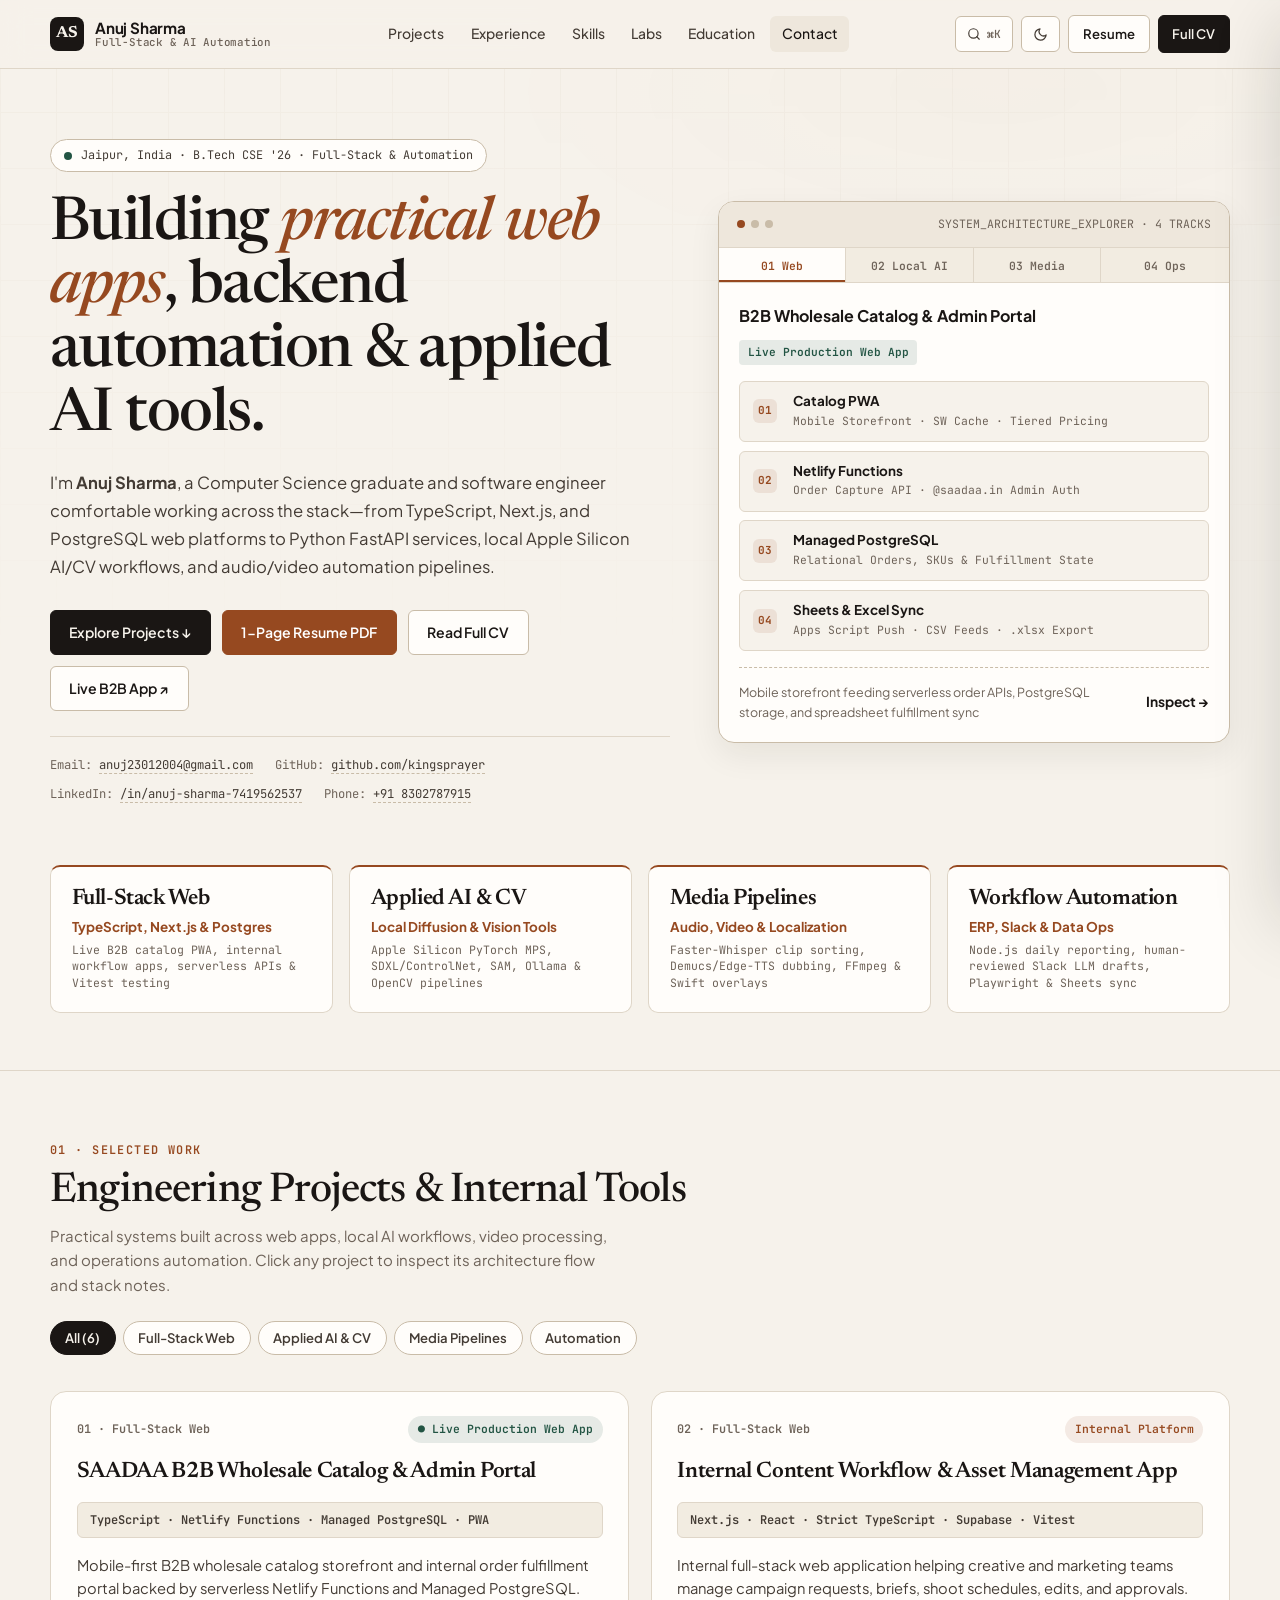
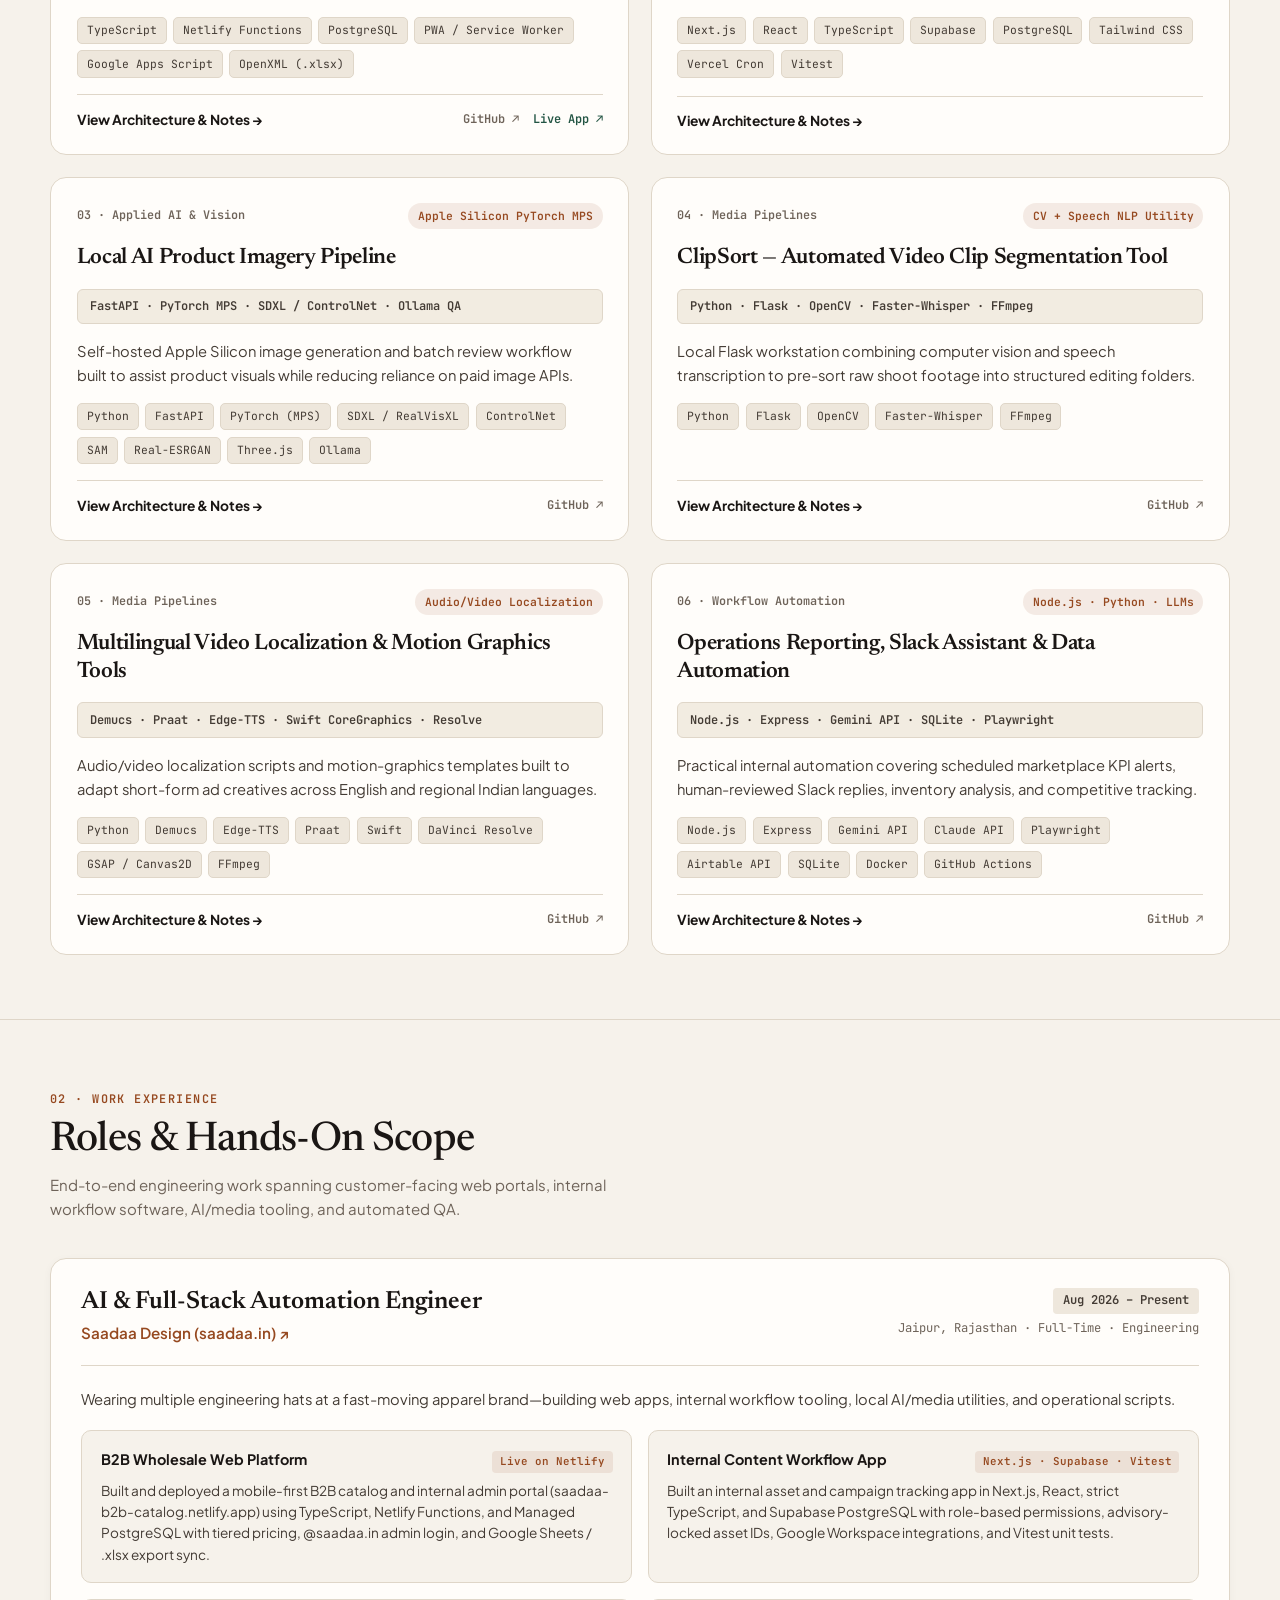
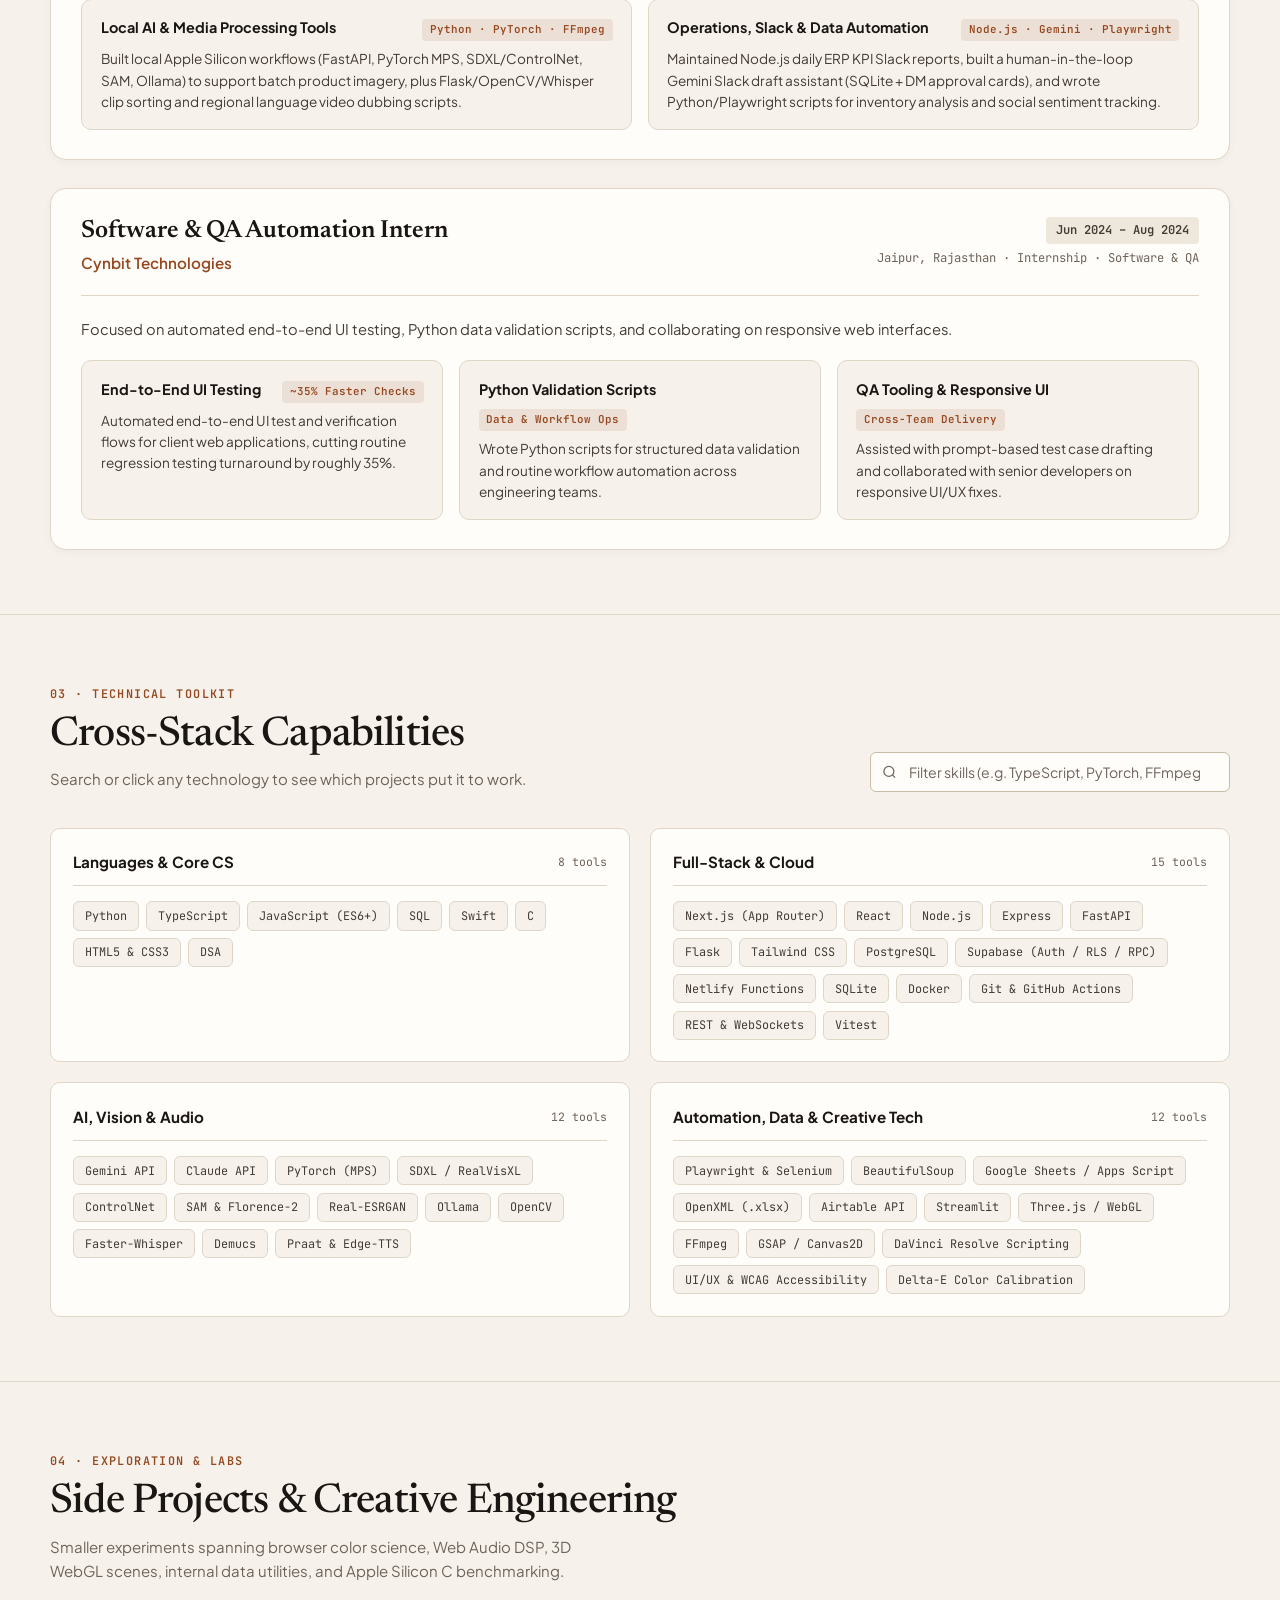
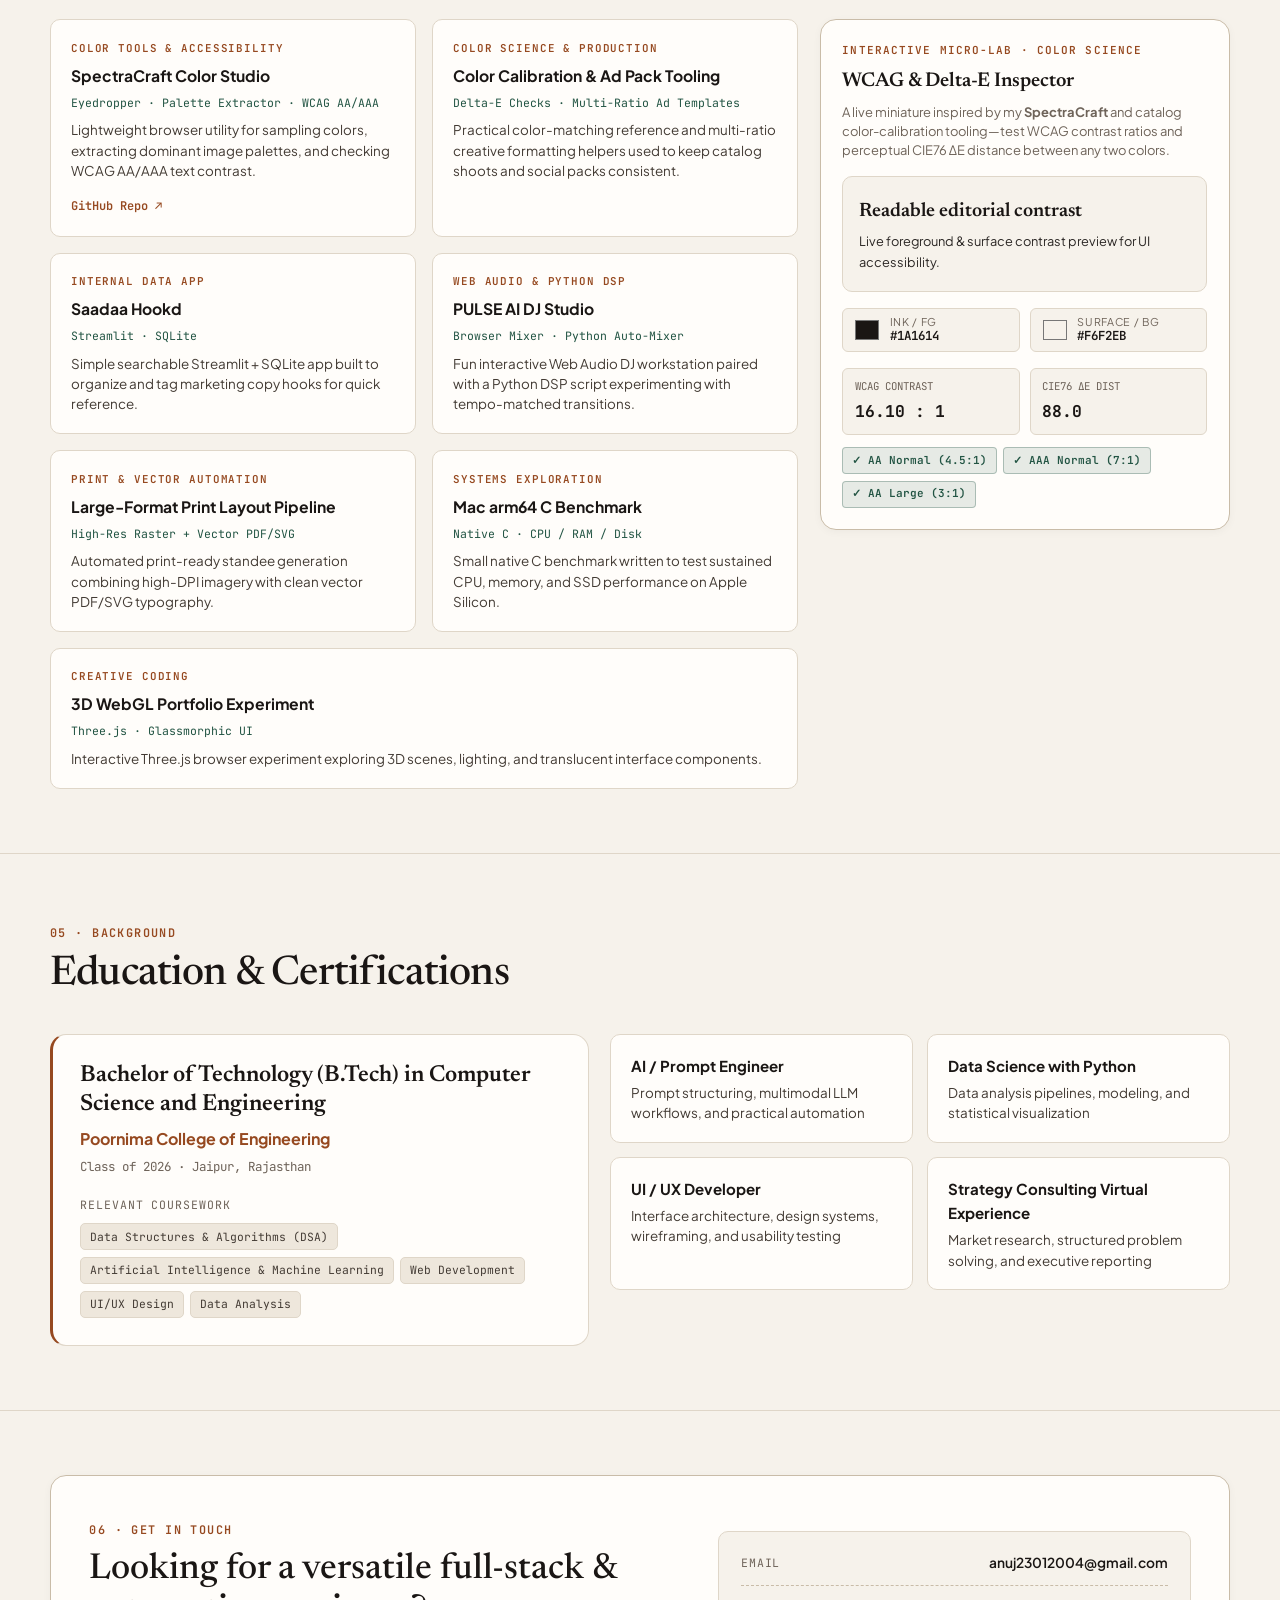
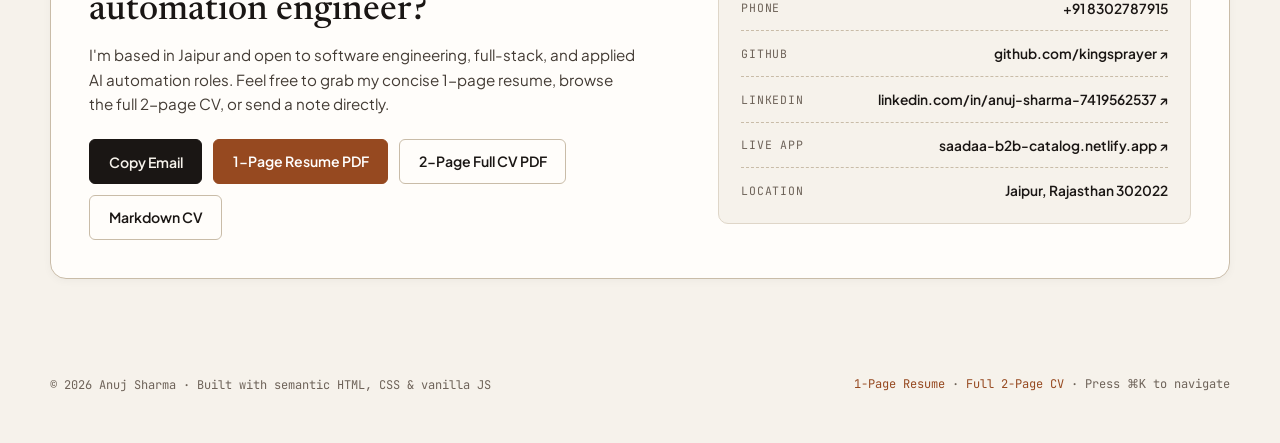
<file: index.html>
<!DOCTYPE html>
<html lang="en">
<head>
  <meta charset="UTF-8" />
  <meta name="viewport" content="width=device-width, initial-scale=1.0" />
  <title>Anuj Sharma — Full-Stack &amp; AI Automation Engineer</title>
  <meta
    name="description"
    content="Portfolio of Anuj Sharma — Full-Stack & AI Automation Engineer building modern web apps, Python automation, local AI/CV workflows, and media processing pipelines."
  />
  <meta property="og:title" content="Anuj Sharma — Full-Stack & AI Automation Engineer" />
  <meta
    property="og:description"
    content="Interactive portfolio, 1-page resume, and full CV showcasing full-stack web apps, Python automation, local AI/CV workflows, and media pipelines."
  />
  <meta property="og:type" content="website" />
  <meta property="og:url" content="https://kingsprayer.github.io/" />
  <meta name="twitter:card" content="summary" />
  <meta name="theme-color" content="#1a1614" />
  <link
    rel="icon"
    type="image/svg+xml"
    href="data:image/svg+xml,%3Csvg xmlns='http://www.w3.org/2000/svg' viewBox='0 0 64 64'%3E%3Crect width='64' height='64' rx='14' fill='%231a1614'/%3E%3Ctext x='50%25' y='54%25' dominant-baseline='middle' text-anchor='middle' font-family='Georgia,serif' font-size='28' font-weight='700' fill='%23f6f2eb'%3EAS%3C/text%3E%3C/svg%3E"
  />
  <link rel="preconnect" href="https://fonts.googleapis.com" />
  <link rel="preconnect" href="https://fonts.gstatic.com" crossorigin />
  <link
    href="https://fonts.googleapis.com/css2?family=JetBrains+Mono:wght@400;500;600;700&family=Newsreader:ital,opsz,wght@0,6..72,400;0,6..72,500;0,6..72,600;1,6..72,400;1,6..72,500&family=Plus+Jakarta+Sans:wght@400;500;600;700&display=swap"
    rel="stylesheet"
  />
  <link rel="stylesheet" href="assets/portfolio.css" />
  <script>
    (function () {
      try {
        var saved = localStorage.getItem("as-portfolio-theme");
        if (saved === "dark" || (!saved && window.matchMedia("(prefers-color-scheme: dark)").matches)) {
          document.documentElement.setAttribute("data-theme", "dark");
        }
      } catch (e) {}
    })();
  </script>
</head>
<body>
  <div class="page-backdrop">
    <!-- ====================================================================
         STICKY NAVIGATION
         ==================================================================== -->
    <header class="site-nav">
      <div class="nav-inner">
        <a href="#top" class="brand" aria-label="Anuj Sharma Home">
          <span class="brand-monogram" aria-hidden="true">AS</span>
          <span class="brand-meta">
            <span class="brand-name">Anuj Sharma</span>
            <span class="brand-sub">Full-Stack &amp; AI Automation</span>
          </span>
        </a>

        <nav aria-label="Primary navigation">
          <ul class="nav-links" id="navLinks">
            <li><a href="#projects">Projects</a></li>
            <li><a href="#experience">Experience</a></li>
            <li><a href="#skills">Skills</a></li>
            <li><a href="#labs">Labs</a></li>
            <li><a href="#education">Education</a></li>
            <li><a href="#contact">Contact</a></li>
          </ul>
        </nav>

        <div class="nav-actions">
          <button type="button" class="icon-btn" id="openCmdkBtn" title="Quick jump (⌘K / Ctrl+K)" aria-label="Open command palette">
            <svg width="14" height="14" viewBox="0 0 24 24" fill="none" stroke="currentColor" stroke-width="2" stroke-linecap="round" stroke-linejoin="round" aria-hidden="true">
              <circle cx="11" cy="11" r="8"></circle>
              <line x1="21" y1="21" x2="16.65" y2="16.65"></line>
            </svg>
            <span class="kbd-hint">⌘K</span>
          </button>

          <button type="button" class="icon-btn" id="themeToggleBtn" aria-label="Toggle dark mode" title="Switch light / dark theme">
            <svg id="themeIconSun" width="15" height="15" viewBox="0 0 24 24" fill="none" stroke="currentColor" stroke-width="2" stroke-linecap="round" stroke-linejoin="round" aria-hidden="true">
              <circle cx="12" cy="12" r="4"></circle>
              <path d="M12 2v2M12 20v2M4.93 4.93l1.41 1.41M17.66 17.66l1.41 1.41M2 12h2M20 12h2M6.34 17.66l-1.41 1.41M19.07 4.93l-1.41 1.41"></path>
            </svg>
          </button>

          <a href="resume.html" class="btn btn--outline btn--sm btn-cv-hide-xs">Resume</a>
          <a href="cv.html" class="btn btn--primary btn--sm">Full CV</a>

          <button type="button" class="icon-btn mobile-menu-btn" id="mobileMenuBtn" aria-label="Toggle navigation menu" aria-expanded="false">
            <svg width="16" height="16" viewBox="0 0 24 24" fill="none" stroke="currentColor" stroke-width="2" stroke-linecap="round" aria-hidden="true">
              <line x1="3" y1="6" x2="21" y2="6"></line>
              <line x1="3" y1="12" x2="21" y2="12"></line>
              <line x1="3" y1="18" x2="21" y2="18"></line>
            </svg>
          </button>
        </div>
      </div>
    </header>

    <main id="top">
      <!-- ==================================================================
           HERO + INTERACTIVE ARCHITECTURE BLUEPRINT
           ================================================================== -->
      <section class="hero">
        <div class="container">
          <div class="hero-grid">
            <div>
              <div class="status-pill">
                <span class="pulse-dot" aria-hidden="true"></span>
                <span>Jaipur, India · B.Tech CSE '26 · Full-Stack &amp; Automation</span>
              </div>

              <h1 class="hero-title">
                Building <em>practical web apps</em>, backend automation &amp; applied AI tools.
              </h1>

              <p class="hero-lead">
                I'm <strong>Anuj Sharma</strong>, a Computer Science graduate and software engineer comfortable working across the stack—from
                TypeScript, Next.js, and PostgreSQL web platforms to Python FastAPI services, local Apple Silicon AI/CV workflows,
                and audio/video automation pipelines.
              </p>

              <div class="hero-ctas">
                <a href="#projects" class="btn btn--primary">Explore Projects ↓</a>
                <a
                  href="Anuj_Sharma_Resume_2026.pdf"
                  target="_blank"
                  rel="noopener noreferrer"
                  class="btn btn--accent"
                >
                  1-Page Resume PDF
                </a>
                <a href="cv.html" class="btn btn--outline">Read Full CV</a>
                <a
                  href="https://saadaa-b2b-catalog.netlify.app"
                  target="_blank"
                  rel="noopener noreferrer"
                  class="btn btn--outline"
                >
                  Live B2B App ↗
                </a>
              </div>

              <div class="hero-meta-strip">
                <span>
                  Email:
                  <a href="mailto:anuj23012004@gmail.com" id="heroEmailCopy">anuj23012004@gmail.com</a>
                </span>
                <span>
                  GitHub:
                  <a href="https://github.com/kingsprayer" target="_blank" rel="noopener noreferrer">
                    github.com/kingsprayer
                  </a>
                </span>
                <span>
                  LinkedIn:
                  <a href="https://www.linkedin.com/in/anuj-sharma-7419562537" target="_blank" rel="noopener noreferrer">
                    /in/anuj-sharma-7419562537
                  </a>
                </span>
                <span>Phone: <a href="tel:+918302787915">+91 8302787915</a></span>
              </div>
            </div>

            <!-- Interactive Systems Blueprint Widget -->
            <aside class="blueprint-card" aria-label="Interactive architecture preview">
              <div class="blueprint-head">
                <div class="blueprint-dots" aria-hidden="true">
                  <span></span><span></span><span></span>
                </div>
                <span>SYSTEM_ARCHITECTURE_EXPLORER · 4 TRACKS</span>
              </div>

              <div class="blueprint-tabs" role="tablist" aria-label="Architecture domains" id="blueprintTabs">
                <button type="button" class="bp-tab is-active" role="tab" aria-selected="true" data-project-id="saadaa-b2b-catalog">
                  01 Web
                </button>
                <button type="button" class="bp-tab" role="tab" aria-selected="false" data-project-id="local-ai-photo-studio">
                  02 Local AI
                </button>
                <button type="button" class="bp-tab" role="tab" aria-selected="false" data-project-id="multilingual-dubbing">
                  03 Media
                </button>
                <button type="button" class="bp-tab" role="tab" aria-selected="false" data-project-id="ops-automation-suite">
                  04 Ops
                </button>
              </div>

              <div class="blueprint-body" id="blueprintBody">
                <!-- Populated dynamically from assets/data.js -->
              </div>
            </aside>
          </div>
        </div>
      </section>

      <!-- ==================================================================
           4 VERSATILITY PILLARS STRIP
           ================================================================== -->
      <section class="metrics-band" aria-label="Core engineering versatility">
        <div class="container">
          <div class="metrics-grid" id="pillarsGrid">
            <!-- Populated from assets/data.js -->
          </div>
        </div>
      </section>

      <!-- ==================================================================
           SELECTED ENGINEERING PROJECTS
           ================================================================== -->
      <section class="section" id="projects" aria-labelledby="projects-heading">
        <div class="container">
          <div class="section-head">
            <div>
              <p class="eyebrow">01 · Selected Work</p>
              <h2 class="section-title" id="projects-heading">Engineering Projects &amp; Internal Tools</h2>
              <p class="section-desc">
                Practical systems built across web apps, local AI workflows, video processing, and operations automation.
                Click any project to inspect its architecture flow and stack notes.
              </p>
            </div>

            <div class="filter-bar" role="tablist" aria-label="Filter projects by domain" id="projectFilters">
              <button type="button" class="filter-pill is-active" data-filter="all">All (6)</button>
              <button type="button" class="filter-pill" data-filter="fullstack">Full-Stack Web</button>
              <button type="button" class="filter-pill" data-filter="ai">Applied AI &amp; CV</button>
              <button type="button" class="filter-pill" data-filter="media">Media Pipelines</button>
              <button type="button" class="filter-pill" data-filter="ops">Automation</button>
            </div>
          </div>

          <div class="projects-grid" id="projectsGrid">
            <!-- Populated from assets/data.js -->
          </div>
        </div>
      </section>

      <!-- ==================================================================
           WORK EXPERIENCE
           ================================================================== -->
      <section class="section" id="experience" aria-labelledby="experience-heading">
        <div class="container">
          <div class="section-head">
            <div>
              <p class="eyebrow">02 · Work Experience</p>
              <h2 class="section-title" id="experience-heading">Roles &amp; Hands-On Scope</h2>
              <p class="section-desc">
                End-to-end engineering work spanning customer-facing web portals, internal workflow software, AI/media tooling,
                and automated QA.
              </p>
            </div>
          </div>

          <div class="exp-stack" id="experienceList">
            <!-- Populated from assets/data.js -->
          </div>
        </div>
      </section>

      <!-- ==================================================================
           INTERACTIVE CAPABILITY MATRIX (SKILLS)
           ================================================================== -->
      <section class="section" id="skills" aria-labelledby="skills-heading">
        <div class="container">
          <div class="section-head">
            <div>
              <p class="eyebrow">03 · Technical Toolkit</p>
              <h2 class="section-title" id="skills-heading">Cross-Stack Capabilities</h2>
              <p class="section-desc">
                Search or click any technology to see which projects put it to work.
              </p>
            </div>

            <div class="search-input-wrap">
              <svg class="search-icon" width="15" height="15" viewBox="0 0 24 24" fill="none" stroke="currentColor" stroke-width="2" aria-hidden="true">
                <circle cx="11" cy="11" r="8"></circle>
                <line x1="21" y1="21" x2="16.65" y2="16.65"></line>
              </svg>
              <input
                type="search"
                id="skillSearchInput"
                class="search-input"
                placeholder="Filter skills (e.g. TypeScript, PyTorch, FFmpeg)..."
                aria-label="Filter technical skills"
              />
            </div>
          </div>

          <div class="skill-match-banner" id="skillMatchBanner" role="status" aria-live="polite">
            <div id="skillMatchText"></div>
            <div class="skill-match-links" id="skillMatchLinks"></div>
          </div>

          <div class="skills-grid" id="skillsGrid">
            <!-- Populated from assets/data.js -->
          </div>
        </div>
      </section>

      <!-- ==================================================================
           SIDE PROJECTS & CREATIVE LABS + LIVE COLOR SCIENCE MICRO-LAB
           ================================================================== -->
      <section class="section" id="labs" aria-labelledby="labs-heading">
        <div class="container">
          <div class="section-head">
            <div>
              <p class="eyebrow">04 · Exploration &amp; Labs</p>
              <h2 class="section-title" id="labs-heading">Side Projects &amp; Creative Engineering</h2>
              <p class="section-desc">
                Smaller experiments spanning browser color science, Web Audio DSP, 3D WebGL scenes, internal data utilities,
                and Apple Silicon C benchmarking.
              </p>
            </div>
          </div>

          <div class="labs-layout">
            <div class="labs-grid" id="labsGrid">
              <!-- Populated from assets/data.js -->
            </div>

            <!-- Interactive Color Contrast & CIE76 Delta-E Micro-Lab -->
            <aside class="color-lab-widget" aria-label="Interactive WCAG contrast and Delta-E color checker">
              <p class="widget-kicker">Interactive Micro-Lab · Color Science</p>
              <h3 class="widget-title">WCAG &amp; Delta-E Inspector</h3>
              <p class="widget-sub">
                A live miniature inspired by my <strong>SpectraCraft</strong> and catalog color-calibration tooling—test WCAG
                contrast ratios and perceptual CIE76 ΔE distance between any two colors.
              </p>

              <div class="color-preview-stage" id="colorPreviewStage">
                <p class="color-preview-heading">Readable editorial contrast</p>
                <p class="color-preview-copy">Live foreground &amp; surface contrast preview for UI accessibility.</p>
              </div>

              <div class="color-pickers">
                <label class="picker-box">
                  <input type="color" id="fgColorPicker" value="#1a1614" aria-label="Foreground ink color" />
                  <span class="picker-meta">
                    <span class="picker-label">Ink / FG</span>
                    <span class="picker-hex" id="fgHexLabel">#1A1614</span>
                  </span>
                </label>

                <label class="picker-box">
                  <input type="color" id="bgColorPicker" value="#f6f2eb" aria-label="Background surface color" />
                  <span class="picker-meta">
                    <span class="picker-label">Surface / BG</span>
                    <span class="picker-hex" id="bgHexLabel">#F6F2EB</span>
                  </span>
                </label>
              </div>

              <div class="color-readouts">
                <div class="readout-tile">
                  <div class="readout-label">WCAG Contrast</div>
                  <div class="readout-val" id="contrastRatioVal">16.3 : 1</div>
                </div>
                <div class="readout-tile">
                  <div class="readout-label">CIE76 ΔE Dist</div>
                  <div class="readout-val" id="deltaEVal">87.4</div>
                </div>
              </div>

              <div class="wcag-badges" id="wcagBadges">
                <!-- Populated dynamically -->
              </div>
            </aside>
          </div>
        </div>
      </section>

      <!-- ==================================================================
           EDUCATION & CERTIFICATIONS
           ================================================================== -->
      <section class="section" id="education" aria-labelledby="edu-heading">
        <div class="container">
          <div class="section-head">
            <div>
              <p class="eyebrow">05 · Background</p>
              <h2 class="section-title" id="edu-heading">Education &amp; Certifications</h2>
            </div>
          </div>

          <div class="edu-grid" id="educationSection">
            <!-- Populated from assets/data.js -->
          </div>
        </div>
      </section>

      <!-- ==================================================================
           CONTACT & DOCUMENT HANDOFF
           ================================================================== -->
      <section class="section" id="contact" aria-labelledby="contact-heading">
        <div class="container">
          <div class="contact-band">
            <div>
              <p class="eyebrow">06 · Get in Touch</p>
              <h2 class="contact-title" id="contact-heading">
                Looking for a versatile full-stack &amp; automation engineer?
              </h2>
              <p class="contact-copy">
                I'm based in Jaipur and open to software engineering, full-stack, and applied AI automation roles. Feel free to
                grab my concise 1-page resume, browse the full 2-page CV, or send a note directly.
              </p>

              <div class="hero-ctas" style="margin-bottom: 0;">
                <button type="button" class="btn btn--primary" id="copyEmailFooterBtn">Copy Email</button>
                <a href="Anuj_Sharma_Resume_2026.pdf" target="_blank" rel="noopener noreferrer" class="btn btn--accent">
                  1-Page Resume PDF
                </a>
                <a href="Anuj_Sharma_CV_2026.pdf" target="_blank" rel="noopener noreferrer" class="btn btn--outline">
                  2-Page Full CV PDF
                </a>
                <a href="Anuj_Sharma_CV.md" download="Anuj_Sharma_CV.md" class="btn btn--outline">
                  Markdown CV
                </a>
              </div>
            </div>

            <div class="contact-links-card">
              <div class="contact-row">
                <span class="contact-row-label">Email</span>
                <a class="contact-row-val" href="mailto:anuj23012004@gmail.com">anuj23012004@gmail.com</a>
              </div>
              <div class="contact-row">
                <span class="contact-row-label">Phone</span>
                <a class="contact-row-val" href="tel:+918302787915">+91 8302787915</a>
              </div>
              <div class="contact-row">
                <span class="contact-row-label">GitHub</span>
                <a
                  class="contact-row-val"
                  href="https://github.com/kingsprayer"
                  target="_blank"
                  rel="noopener noreferrer"
                >
                  github.com/kingsprayer ↗
                </a>
              </div>
              <div class="contact-row">
                <span class="contact-row-label">LinkedIn</span>
                <a
                  class="contact-row-val"
                  href="https://www.linkedin.com/in/anuj-sharma-7419562537"
                  target="_blank"
                  rel="noopener noreferrer"
                >
                  linkedin.com/in/anuj-sharma-7419562537 ↗
                </a>
              </div>
              <div class="contact-row">
                <span class="contact-row-label">Live App</span>
                <a
                  class="contact-row-val"
                  href="https://saadaa-b2b-catalog.netlify.app"
                  target="_blank"
                  rel="noopener noreferrer"
                >
                  saadaa-b2b-catalog.netlify.app ↗
                </a>
              </div>
              <div class="contact-row">
                <span class="contact-row-label">Location</span>
                <span class="contact-row-val">Jaipur, Rajasthan 302022</span>
              </div>
            </div>
          </div>
        </div>
      </section>
    </main>

    <footer class="site-footer">
      <div class="container footer-inner">
        <span>© 2026 Anuj Sharma · Built with semantic HTML, CSS &amp; vanilla JS</span>
        <span>
          <a href="resume.html">1-Page Resume</a> ·
          <a href="cv.html">Full 2-Page CV</a> ·
          Press <kbd>⌘K</kbd> to navigate
        </span>
      </div>
    </footer>
  </div>

  <!-- ======================================================================
       PROJECT ARCHITECTURE CASE STUDY DRAWER
       ====================================================================== -->
  <div class="drawer-backdrop" id="drawerBackdrop" aria-hidden="true"></div>
  <aside class="drawer-panel" id="projectDrawer" role="dialog" aria-modal="true" aria-labelledby="drawerTitle" aria-hidden="true">
    <div class="drawer-header">
      <span class="project-index" id="drawerIndex">PROJECT 01</span>
      <button type="button" class="icon-btn" id="closeDrawerBtn" aria-label="Close project details">Close ✕</button>
    </div>
    <div class="drawer-body" id="drawerBody"></div>
    <div class="drawer-footer">
      <button type="button" class="btn btn--outline btn--sm" id="drawerPrevBtn">← Previous</button>
      <button type="button" class="btn btn--outline btn--sm" id="drawerNextBtn">Next →</button>
    </div>
  </aside>

  <!-- ======================================================================
       COMMAND PALETTE (⌘K / Ctrl+K)
       ====================================================================== -->
  <div class="cmdk-backdrop" id="cmdkBackdrop" role="dialog" aria-modal="true" aria-label="Quick navigation">
    <div class="cmdk-modal">
      <div class="cmdk-input-wrap">
        <svg width="16" height="16" viewBox="0 0 24 24" fill="none" stroke="currentColor" stroke-width="2" aria-hidden="true">
          <circle cx="11" cy="11" r="8"></circle>
          <line x1="21" y1="21" x2="16.65" y2="16.65"></line>
        </svg>
        <input type="text" class="cmdk-input" id="cmdkInput" placeholder="Jump to a project, section, resume, or action..." autocomplete="off" />
        <span class="kbd-hint">ESC</span>
      </div>
      <div class="cmdk-list" id="cmdkList"></div>
    </div>
  </div>

  <div class="toast" id="toast" role="status" aria-live="polite"></div>

  <script src="assets/data.js"></script>
  <script src="assets/portfolio.js"></script>
</body>
</html>
</file>
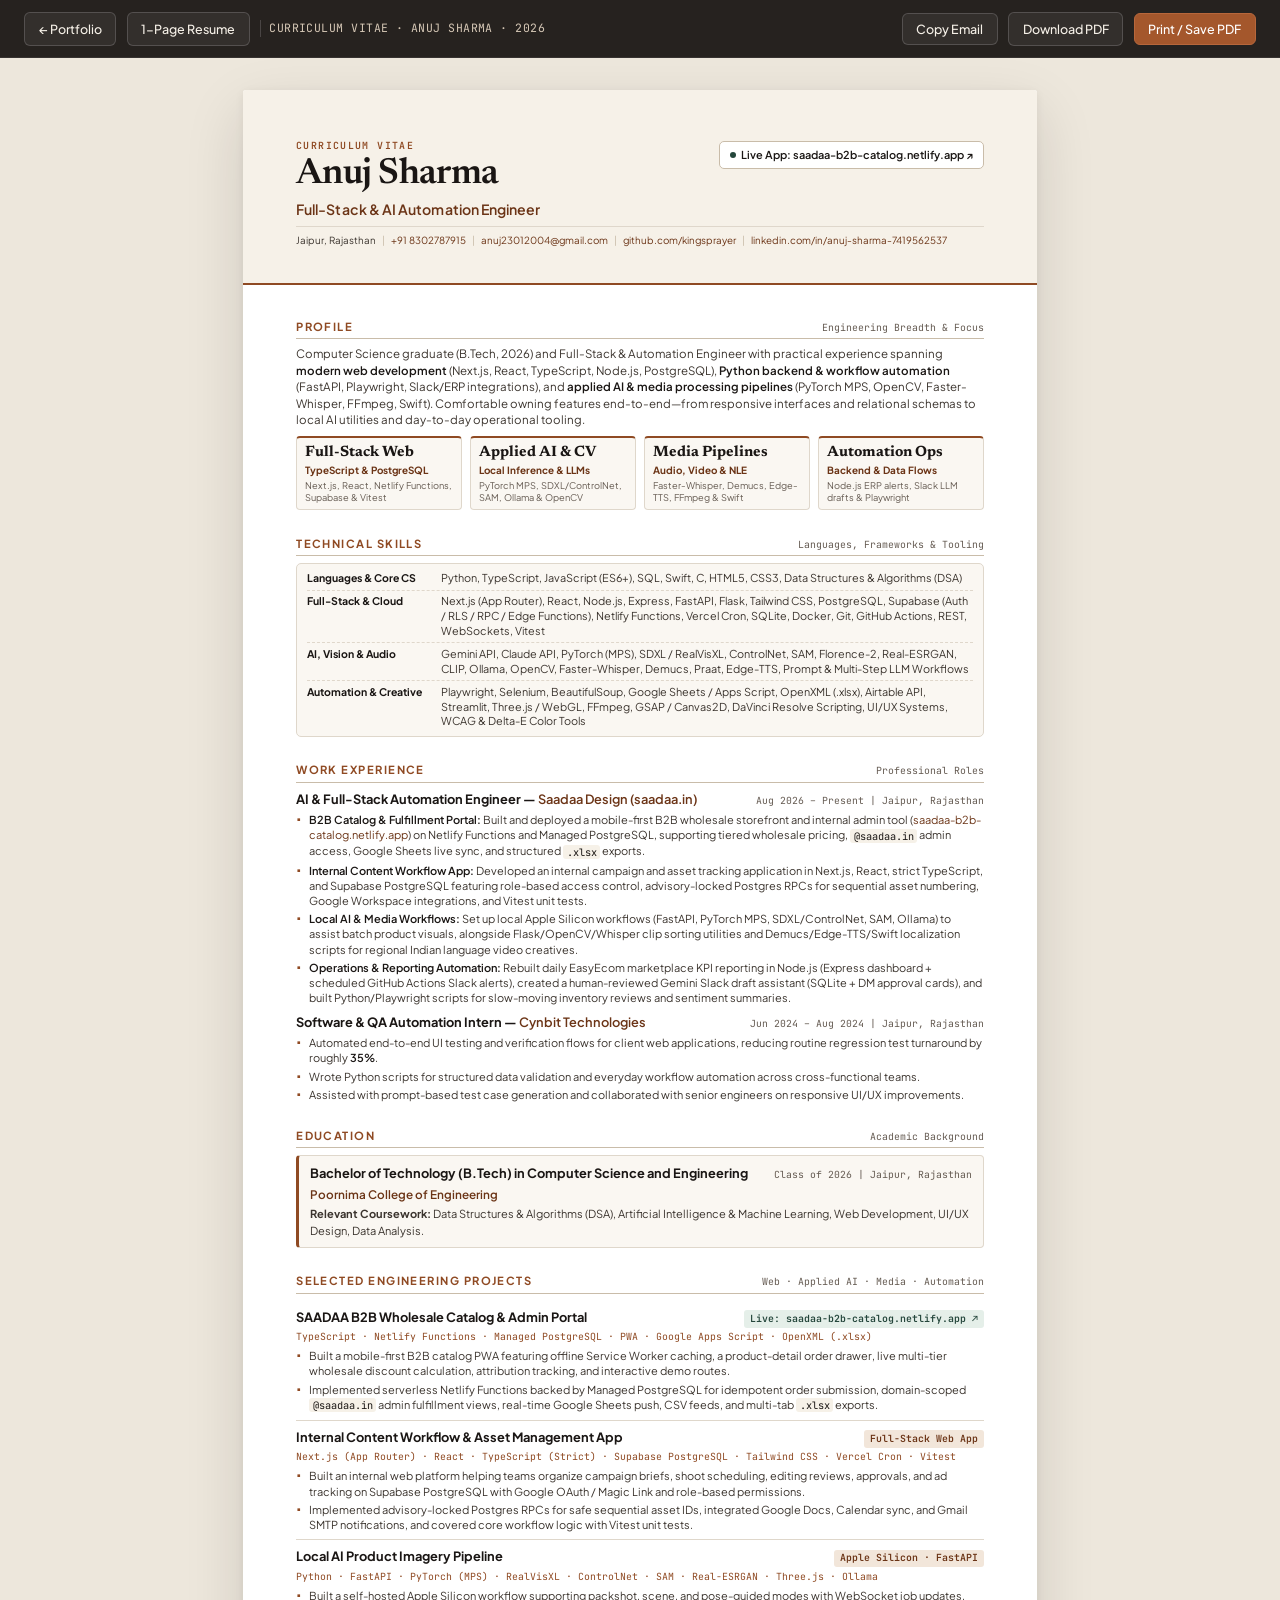
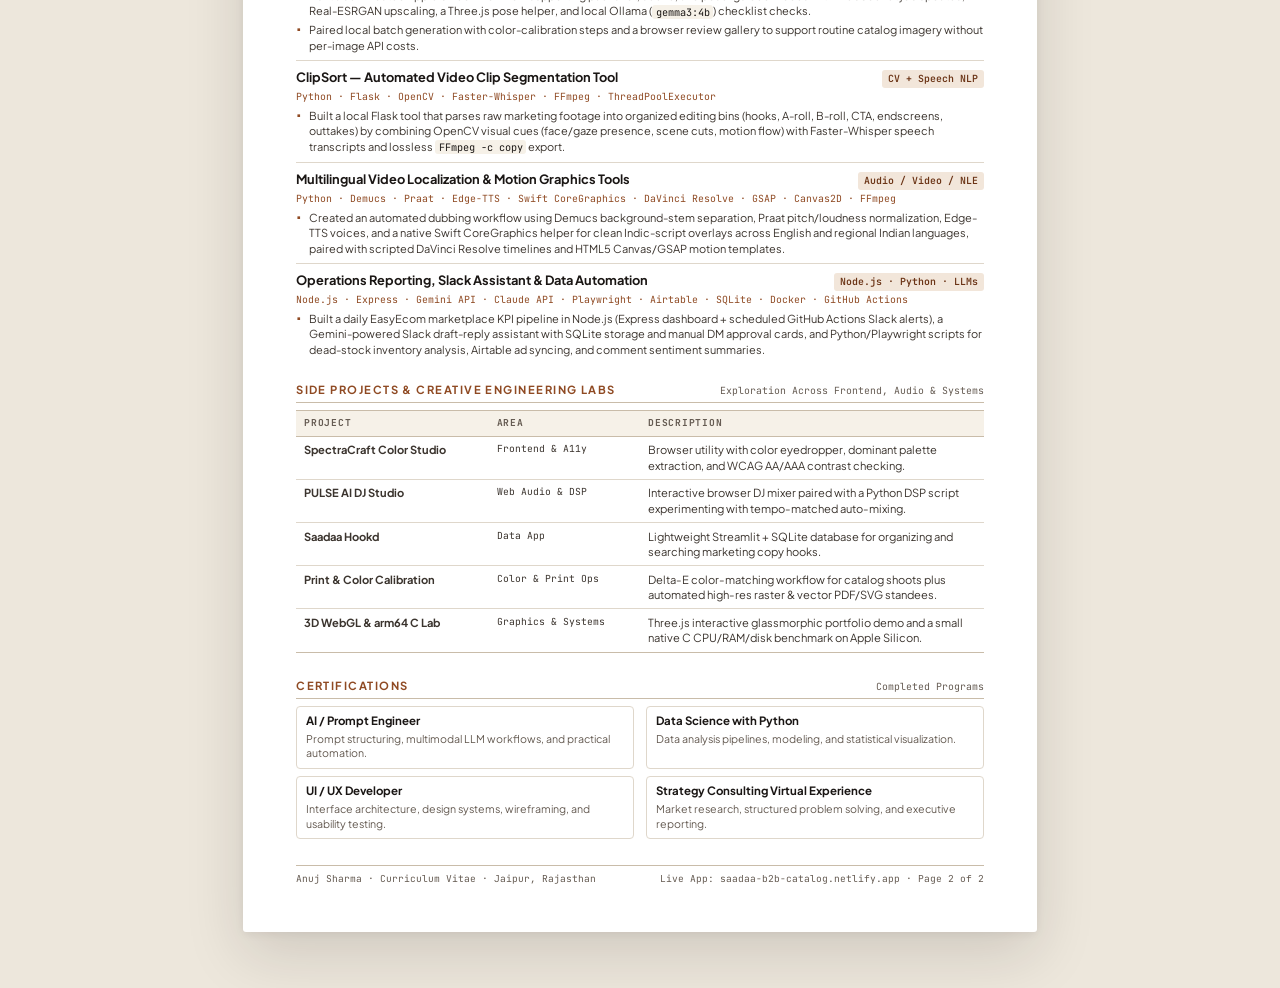
<file: cv.html>
<!DOCTYPE html>
<html lang="en">
<head>
  <meta charset="UTF-8" />
  <meta name="viewport" content="width=device-width, initial-scale=1.0" />
  <title>Anuj Sharma — Curriculum Vitae (Full-Stack &amp; AI Automation Engineer)</title>
  <meta
    name="description"
    content="Curriculum Vitae of Anuj Sharma — Full-Stack & AI Automation Engineer with hands-on breadth across Next.js, TypeScript, PostgreSQL, Python, FastAPI, applied AI/CV, media pipelines, and workflow automation."
  />
  <link
    rel="icon"
    type="image/svg+xml"
    href="data:image/svg+xml,%3Csvg xmlns='http://www.w3.org/2000/svg' viewBox='0 0 64 64'%3E%3Crect width='64' height='64' rx='14' fill='%231a1614'/%3E%3Ctext x='50%25' y='54%25' dominant-baseline='middle' text-anchor='middle' font-family='Georgia,serif' font-size='28' font-weight='700' fill='%23f6f2eb'%3EAS%3C/text%3E%3C/svg%3E"
  />
  <link rel="preconnect" href="https://fonts.googleapis.com" />
  <link rel="preconnect" href="https://fonts.gstatic.com" crossorigin />
  <link
    href="https://fonts.googleapis.com/css2?family=JetBrains+Mono:wght@400;500;600&family=Newsreader:ital,opsz,wght@0,6..72,500;0,6..72,600;0,6..72,700;1,6..72,400&family=Plus+Jakarta+Sans:wght@400;500;600;700&display=swap"
    rel="stylesheet"
  />
  <link rel="stylesheet" href="assets/cv.css" />
</head>
<body>
  <!-- Non-printing Screen Toolbar -->
  <nav class="cv-toolbar" aria-label="CV document actions">
    <div class="cv-toolbar-left">
      <a class="tb-btn" href="index.html">← Portfolio</a>
      <a class="tb-btn" href="resume.html">1-Page Resume</a>
      <span class="cv-toolbar-title">CURRICULUM VITAE · ANUJ SHARMA · 2026</span>
    </div>
    <div class="cv-toolbar-right">
      <button type="button" class="tb-btn" id="copyEmailBtn">Copy Email</button>
      <a class="tb-btn" href="Anuj_Sharma_CV_2026.pdf" target="_blank" rel="noopener noreferrer">Download PDF</a>
      <button type="button" class="tb-btn tb-btn--primary" onclick="window.print()">Print / Save PDF</button>
    </div>
  </nav>

  <div class="cv-sheet-wrap">
    <article class="cv-document" itemscope itemtype="https://schema.org/Person">
      <!-- ================================================================
           PAGE 1 · MASTHEAD, PROFILE, SKILLS, EXPERIENCE & EDUCATION
           ================================================================ -->
      <header class="cv-masthead">
        <div class="cv-masthead-top">
          <div>
            <p class="cv-doc-label">Curriculum Vitae</p>
            <h1 class="cv-name" itemprop="name">Anuj Sharma</h1>
            <p class="cv-role" itemprop="jobTitle">Full-Stack &amp; AI Automation Engineer</p>
          </div>
          <a
            class="cv-live-pill"
            href="https://saadaa-b2b-catalog.netlify.app"
            target="_blank"
            rel="noopener noreferrer"
          >
            <span class="dot" aria-hidden="true"></span>
            Live App: saadaa-b2b-catalog.netlify.app ↗
          </a>
        </div>

        <div class="cv-contact-bar">
          <span class="cv-contact-item" itemprop="address">Jaipur, Rajasthan</span>
          <span class="cv-contact-sep" aria-hidden="true">|</span>
          <a class="cv-contact-item" href="tel:+918302787915" itemprop="telephone">+91 8302787915</a>
          <span class="cv-contact-sep" aria-hidden="true">|</span>
          <a class="cv-contact-item" href="mailto:anuj23012004@gmail.com" itemprop="email">anuj23012004@gmail.com</a>
          <span class="cv-contact-sep" aria-hidden="true">|</span>
          <a class="cv-contact-item" href="https://github.com/kingsprayer" target="_blank" rel="noopener noreferrer" itemprop="sameAs">github.com/kingsprayer</a>
          <span class="cv-contact-sep" aria-hidden="true">|</span>
          <a
            class="cv-contact-item"
            href="https://www.linkedin.com/in/anuj-sharma-7419562537"
            target="_blank"
            rel="noopener noreferrer"
            itemprop="sameAs"
          >
            linkedin.com/in/anuj-sharma-7419562537
          </a>
        </div>
      </header>

      <main class="cv-body">
        <!-- 01 · PROFILE -->
        <section class="cv-section" aria-labelledby="sec-summary">
          <div class="cv-section-header">
            <h2 class="cv-section-title" id="sec-summary">Profile</h2>
            <span class="cv-section-sub">Engineering Breadth &amp; Focus</span>
          </div>

          <p class="cv-summary">
            Computer Science graduate (B.Tech, 2026) and Full-Stack &amp; Automation Engineer with practical experience spanning
            <strong>modern web development</strong> (Next.js, React, TypeScript, Node.js, PostgreSQL),
            <strong>Python backend &amp; workflow automation</strong> (FastAPI, Playwright, Slack/ERP integrations),
            and <strong>applied AI &amp; media processing pipelines</strong> (PyTorch MPS, OpenCV, Faster-Whisper, FFmpeg, Swift).
            Comfortable owning features end-to-end—from responsive interfaces and relational schemas to local AI utilities and
            day-to-day operational tooling.
          </p>

          <div class="cv-metrics-grid">
            <div class="cv-metric-card">
              <div class="cv-metric-value">Full-Stack Web</div>
              <div class="cv-metric-label">TypeScript &amp; PostgreSQL</div>
              <div class="cv-metric-detail">Next.js, React, Netlify Functions, Supabase &amp; Vitest</div>
            </div>
            <div class="cv-metric-card">
              <div class="cv-metric-value">Applied AI &amp; CV</div>
              <div class="cv-metric-label">Local Inference &amp; LLMs</div>
              <div class="cv-metric-detail">PyTorch MPS, SDXL/ControlNet, SAM, Ollama &amp; OpenCV</div>
            </div>
            <div class="cv-metric-card">
              <div class="cv-metric-value">Media Pipelines</div>
              <div class="cv-metric-label">Audio, Video &amp; NLE</div>
              <div class="cv-metric-detail">Faster-Whisper, Demucs, Edge-TTS, FFmpeg &amp; Swift</div>
            </div>
            <div class="cv-metric-card">
              <div class="cv-metric-value">Automation Ops</div>
              <div class="cv-metric-label">Backend &amp; Data Flows</div>
              <div class="cv-metric-detail">Node.js ERP alerts, Slack LLM drafts &amp; Playwright</div>
            </div>
          </div>
        </section>

        <!-- 02 · TECHNICAL SKILLS -->
        <section class="cv-section avoid-break" aria-labelledby="sec-skills">
          <div class="cv-section-header">
            <h2 class="cv-section-title" id="sec-skills">Technical Skills</h2>
            <span class="cv-section-sub">Languages, Frameworks &amp; Tooling</span>
          </div>

          <div class="cv-skills-box">
            <div class="cv-skill-row">
              <div class="cv-skill-cat">Languages &amp; Core CS</div>
              <div class="cv-skill-list">
                Python, TypeScript, JavaScript (ES6+), SQL, Swift, C, HTML5, CSS3, Data Structures &amp; Algorithms (DSA)
              </div>
            </div>
            <div class="cv-skill-row">
              <div class="cv-skill-cat">Full-Stack &amp; Cloud</div>
              <div class="cv-skill-list">
                Next.js (App Router), React, Node.js, Express, FastAPI, Flask, Tailwind CSS, PostgreSQL, Supabase
                (Auth / RLS / RPC / Edge Functions), Netlify Functions, Vercel Cron, SQLite, Docker, Git, GitHub Actions,
                REST, WebSockets, Vitest
              </div>
            </div>
            <div class="cv-skill-row">
              <div class="cv-skill-cat">AI, Vision &amp; Audio</div>
              <div class="cv-skill-list">
                Gemini API, Claude API, PyTorch (MPS), SDXL / RealVisXL, ControlNet, SAM, Florence-2, Real-ESRGAN, CLIP,
                Ollama, OpenCV, Faster-Whisper, Demucs, Praat, Edge-TTS, Prompt &amp; Multi-Step LLM Workflows
              </div>
            </div>
            <div class="cv-skill-row">
              <div class="cv-skill-cat">Automation &amp; Creative</div>
              <div class="cv-skill-list">
                Playwright, Selenium, BeautifulSoup, Google Sheets / Apps Script, OpenXML (.xlsx), Airtable API, Streamlit,
                Three.js / WebGL, FFmpeg, GSAP / Canvas2D, DaVinci Resolve Scripting, UI/UX Systems, WCAG &amp; Delta-E Color Tools
              </div>
            </div>
          </div>
        </section>

        <!-- 03 · WORK EXPERIENCE -->
        <section class="cv-section" aria-labelledby="sec-experience">
          <div class="cv-section-header">
            <h2 class="cv-section-title" id="sec-experience">Work Experience</h2>
            <span class="cv-section-sub">Professional Roles</span>
          </div>

          <div class="cv-exp-entry">
            <div class="cv-entry-head">
              <h3 class="cv-entry-title">
                AI &amp; Full-Stack Automation Engineer —
                <a class="cv-entry-org" href="https://saadaa.in" target="_blank" rel="noopener noreferrer">
                  Saadaa Design (saadaa.in)
                </a>
              </h3>
              <span class="cv-entry-meta">Aug 2026 – Present | Jaipur, Rajasthan</span>
            </div>
            <ul class="cv-bullets">
              <li>
                <strong>B2B Catalog &amp; Fulfillment Portal:</strong> Built and deployed a mobile-first B2B wholesale storefront and
                internal admin tool (<a href="https://saadaa-b2b-catalog.netlify.app" target="_blank" rel="noopener noreferrer">saadaa-b2b-catalog.netlify.app</a>)
                on Netlify Functions and Managed PostgreSQL, supporting tiered wholesale pricing, <code class="inline-spec">@saadaa.in</code>
                admin access, Google Sheets live sync, and structured <code class="inline-spec">.xlsx</code> exports.
              </li>
              <li>
                <strong>Internal Content Workflow App:</strong> Developed an internal campaign and asset tracking application in
                Next.js, React, strict TypeScript, and Supabase PostgreSQL featuring role-based access control, advisory-locked
                Postgres RPCs for sequential asset numbering, Google Workspace integrations, and Vitest unit tests.
              </li>
              <li>
                <strong>Local AI &amp; Media Workflows:</strong> Set up local Apple Silicon workflows (FastAPI, PyTorch MPS,
                SDXL/ControlNet, SAM, Ollama) to assist batch product visuals, alongside Flask/OpenCV/Whisper clip sorting
                utilities and Demucs/Edge-TTS/Swift localization scripts for regional Indian language video creatives.
              </li>
              <li>
                <strong>Operations &amp; Reporting Automation:</strong> Rebuilt daily EasyEcom marketplace KPI reporting in Node.js
                (Express dashboard + scheduled GitHub Actions Slack alerts), created a human-reviewed Gemini Slack draft assistant
                (SQLite + DM approval cards), and built Python/Playwright scripts for slow-moving inventory reviews and sentiment summaries.
              </li>
            </ul>
          </div>

          <div class="cv-exp-entry avoid-break">
            <div class="cv-entry-head">
              <h3 class="cv-entry-title">
                Software &amp; QA Automation Intern — <span class="cv-entry-org">Cynbit Technologies</span>
              </h3>
              <span class="cv-entry-meta">Jun 2024 – Aug 2024 | Jaipur, Rajasthan</span>
            </div>
            <ul class="cv-bullets">
              <li>
                Automated end-to-end UI testing and verification flows for client web applications, reducing routine regression
                test turnaround by roughly <strong>35%</strong>.
              </li>
              <li>
                Wrote Python scripts for structured data validation and everyday workflow automation across cross-functional teams.
              </li>
              <li>
                Assisted with prompt-based test case generation and collaborated with senior engineers on responsive UI/UX improvements.
              </li>
            </ul>
          </div>
        </section>

        <!-- 04 · EDUCATION -->
        <section class="cv-section avoid-break" aria-labelledby="sec-education">
          <div class="cv-section-header">
            <h2 class="cv-section-title" id="sec-education">Education</h2>
            <span class="cv-section-sub">Academic Background</span>
          </div>

          <div class="cv-edu-box">
            <div class="cv-entry-head">
              <h3 class="cv-entry-title">Bachelor of Technology (B.Tech) in Computer Science and Engineering</h3>
              <span class="cv-entry-meta">Class of 2026 | Jaipur, Rajasthan</span>
            </div>
            <div class="cv-edu-inst">Poornima College of Engineering</div>
            <p class="cv-edu-coursework">
              <strong>Relevant Coursework:</strong> Data Structures &amp; Algorithms (DSA), Artificial Intelligence &amp; Machine
              Learning, Web Development, UI/UX Design, Data Analysis.
            </p>
          </div>
        </section>

        <!-- ==============================================================
             PAGE 2 · SELECTED PROJECTS, SIDE LABS & CERTIFICATIONS
             ============================================================== -->
        <div class="page-break-before"></div>
        <div class="print-continuation-header" aria-hidden="true">
          <span><strong>ANUJ SHARMA</strong> · Full-Stack &amp; AI Automation Engineer</span>
          <span>anuj23012004@gmail.com | +91 8302787915</span>
        </div>

        <section class="cv-section" aria-labelledby="sec-projects">
          <div class="cv-section-header">
            <h2 class="cv-section-title" id="sec-projects">Selected Engineering Projects</h2>
            <span class="cv-section-sub">Web · Applied AI · Media · Automation</span>
          </div>

          <!-- Project 1 -->
          <div class="cv-project">
            <div class="cv-project-head">
              <h3 class="cv-project-title">SAADAA B2B Wholesale Catalog &amp; Admin Portal</h3>
              <a
                class="cv-project-badge cv-project-badge--live"
                href="https://saadaa-b2b-catalog.netlify.app"
                target="_blank"
                rel="noopener noreferrer"
              >
                Live: saadaa-b2b-catalog.netlify.app ↗
              </a>
            </div>
            <div class="cv-project-stack">
              TypeScript · Netlify Functions · Managed PostgreSQL · PWA · Google Apps Script · OpenXML (.xlsx)
            </div>
            <ul class="cv-bullets">
              <li>
                Built a mobile-first B2B catalog PWA featuring offline Service Worker caching, a product-detail order drawer,
                live multi-tier wholesale discount calculation, attribution tracking, and interactive demo routes.
              </li>
              <li>
                Implemented serverless Netlify Functions backed by Managed PostgreSQL for idempotent order submission,
                domain-scoped <code class="inline-spec">@saadaa.in</code> admin fulfillment views, real-time Google Sheets push,
                CSV feeds, and multi-tab <code class="inline-spec">.xlsx</code> exports.
              </li>
            </ul>
          </div>

          <!-- Project 2 -->
          <div class="cv-project">
            <div class="cv-project-head">
              <h3 class="cv-project-title">Internal Content Workflow &amp; Asset Management App</h3>
              <span class="cv-project-badge">Full-Stack Web App</span>
            </div>
            <div class="cv-project-stack">
              Next.js (App Router) · React · TypeScript (Strict) · Supabase PostgreSQL · Tailwind CSS · Vercel Cron · Vitest
            </div>
            <ul class="cv-bullets">
              <li>
                Built an internal web platform helping teams organize campaign briefs, shoot scheduling, editing reviews,
                approvals, and ad tracking on Supabase PostgreSQL with Google OAuth / Magic Link and role-based permissions.
              </li>
              <li>
                Implemented advisory-locked Postgres RPCs for safe sequential asset IDs, integrated Google Docs, Calendar sync,
                and Gmail SMTP notifications, and covered core workflow logic with Vitest unit tests.
              </li>
            </ul>
          </div>

          <!-- Project 3 -->
          <div class="cv-project">
            <div class="cv-project-head">
              <h3 class="cv-project-title">Local AI Product Imagery Pipeline</h3>
              <span class="cv-project-badge">Apple Silicon · FastAPI</span>
            </div>
            <div class="cv-project-stack">
              Python · FastAPI · PyTorch (MPS) · RealVisXL · ControlNet · SAM · Real-ESRGAN · Three.js · Ollama
            </div>
            <ul class="cv-bullets">
              <li>
                Built a self-hosted Apple Silicon workflow supporting packshot, scene, and pose-guided modes with WebSocket job
                updates, Real-ESRGAN upscaling, a Three.js pose helper, and local Ollama (<code class="inline-spec">gemma3:4b</code>) checklist checks.
              </li>
              <li>
                Paired local batch generation with color-calibration steps and a browser review gallery to support routine catalog
                imagery without per-image API costs.
              </li>
            </ul>
          </div>

          <!-- Project 4 -->
          <div class="cv-project">
            <div class="cv-project-head">
              <h3 class="cv-project-title">ClipSort — Automated Video Clip Segmentation Tool</h3>
              <span class="cv-project-badge">CV + Speech NLP</span>
            </div>
            <div class="cv-project-stack">
              Python · Flask · OpenCV · Faster-Whisper · FFmpeg · ThreadPoolExecutor
            </div>
            <ul class="cv-bullets">
              <li>
                Built a local Flask tool that parses raw marketing footage into organized editing bins (hooks, A-roll, B-roll,
                CTA, endscreens, outtakes) by combining OpenCV visual cues (face/gaze presence, scene cuts, motion flow) with
                Faster-Whisper speech transcripts and lossless <code class="inline-spec">FFmpeg -c copy</code> export.
              </li>
            </ul>
          </div>

          <!-- Project 5 -->
          <div class="cv-project">
            <div class="cv-project-head">
              <h3 class="cv-project-title">Multilingual Video Localization &amp; Motion Graphics Tools</h3>
              <span class="cv-project-badge">Audio / Video / NLE</span>
            </div>
            <div class="cv-project-stack">
              Python · Demucs · Praat · Edge-TTS · Swift CoreGraphics · DaVinci Resolve · GSAP · Canvas2D · FFmpeg
            </div>
            <ul class="cv-bullets">
              <li>
                Created an automated dubbing workflow using Demucs background-stem separation, Praat pitch/loudness normalization,
                Edge-TTS voices, and a native Swift CoreGraphics helper for clean Indic-script overlays across English and regional
                Indian languages, paired with scripted DaVinci Resolve timelines and HTML5 Canvas/GSAP motion templates.
              </li>
            </ul>
          </div>

          <!-- Project 6 -->
          <div class="cv-project">
            <div class="cv-project-head">
              <h3 class="cv-project-title">Operations Reporting, Slack Assistant &amp; Data Automation</h3>
              <span class="cv-project-badge">Node.js · Python · LLMs</span>
            </div>
            <div class="cv-project-stack">
              Node.js · Express · Gemini API · Claude API · Playwright · Airtable · SQLite · Docker · GitHub Actions
            </div>
            <ul class="cv-bullets">
              <li>
                Built a daily EasyEcom marketplace KPI pipeline in Node.js (Express dashboard + scheduled GitHub Actions Slack alerts),
                a Gemini-powered Slack draft-reply assistant with SQLite storage and manual DM approval cards, and Python/Playwright
                scripts for dead-stock inventory analysis, Airtable ad syncing, and comment sentiment summaries.
              </li>
            </ul>
          </div>
        </section>

        <!-- SIDE PROJECTS & LABS -->
        <section class="cv-section avoid-break" aria-labelledby="sec-labs">
          <div class="cv-section-header">
            <h2 class="cv-section-title" id="sec-labs">Side Projects &amp; Creative Engineering Labs</h2>
            <span class="cv-section-sub">Exploration Across Frontend, Audio &amp; Systems</span>
          </div>

          <table class="cv-labs-table">
            <thead>
              <tr>
                <th style="width: 28%;">Project</th>
                <th style="width: 22%;">Area</th>
                <th>Description</th>
              </tr>
            </thead>
            <tbody>
              <tr>
                <td class="cv-lab-name">SpectraCraft Color Studio</td>
                <td class="cv-lab-domain">Frontend &amp; A11y</td>
                <td>Browser utility with color eyedropper, dominant palette extraction, and WCAG AA/AAA contrast checking.</td>
              </tr>
              <tr>
                <td class="cv-lab-name">PULSE AI DJ Studio</td>
                <td class="cv-lab-domain">Web Audio &amp; DSP</td>
                <td>Interactive browser DJ mixer paired with a Python DSP script experimenting with tempo-matched auto-mixing.</td>
              </tr>
              <tr>
                <td class="cv-lab-name">Saadaa Hookd</td>
                <td class="cv-lab-domain">Data App</td>
                <td>Lightweight Streamlit + SQLite database for organizing and searching marketing copy hooks.</td>
              </tr>
              <tr>
                <td class="cv-lab-name">Print &amp; Color Calibration</td>
                <td class="cv-lab-domain">Color &amp; Print Ops</td>
                <td>Delta-E color-matching workflow for catalog shoots plus automated high-res raster &amp; vector PDF/SVG standees.</td>
              </tr>
              <tr>
                <td class="cv-lab-name">3D WebGL &amp; arm64 C Lab</td>
                <td class="cv-lab-domain">Graphics &amp; Systems</td>
                <td>Three.js interactive glassmorphic portfolio demo and a small native C CPU/RAM/disk benchmark on Apple Silicon.</td>
              </tr>
            </tbody>
          </table>
        </section>

        <!-- CERTIFICATIONS -->
        <section class="cv-section avoid-break" aria-labelledby="sec-certifications">
          <div class="cv-section-header">
            <h2 class="cv-section-title" id="sec-certifications">Certifications</h2>
            <span class="cv-section-sub">Completed Programs</span>
          </div>

          <div class="cv-certs-grid">
            <div class="cv-cert-item">
              <h3 class="cv-cert-title">AI / Prompt Engineer</h3>
              <p class="cv-cert-desc">Prompt structuring, multimodal LLM workflows, and practical automation.</p>
            </div>
            <div class="cv-cert-item">
              <h3 class="cv-cert-title">Data Science with Python</h3>
              <p class="cv-cert-desc">Data analysis pipelines, modeling, and statistical visualization.</p>
            </div>
            <div class="cv-cert-item">
              <h3 class="cv-cert-title">UI / UX Developer</h3>
              <p class="cv-cert-desc">Interface architecture, design systems, wireframing, and usability testing.</p>
            </div>
            <div class="cv-cert-item">
              <h3 class="cv-cert-title">Strategy Consulting Virtual Experience</h3>
              <p class="cv-cert-desc">Market research, structured problem solving, and executive reporting.</p>
            </div>
          </div>
        </section>

        <footer class="cv-doc-footer">
          <span>Anuj Sharma · Curriculum Vitae · Jaipur, Rajasthan</span>
          <span>Live App: saadaa-b2b-catalog.netlify.app · Page 2 of 2</span>
        </footer>
      </main>
    </article>
  </div>

  <script>
    (function () {
      const btn = document.getElementById("copyEmailBtn");
      if (!btn) return;
      btn.addEventListener("click", async function () {
        try {
          await navigator.clipboard.writeText("anuj23012004@gmail.com");
          const prev = btn.textContent;
          btn.textContent = "Email Copied ✓";
          setTimeout(() => (btn.textContent = prev), 2000);
        } catch {
          window.location.href = "mailto:anuj23012004@gmail.com";
        }
      });
    })();
  </script>
</body>
</html>
</file>
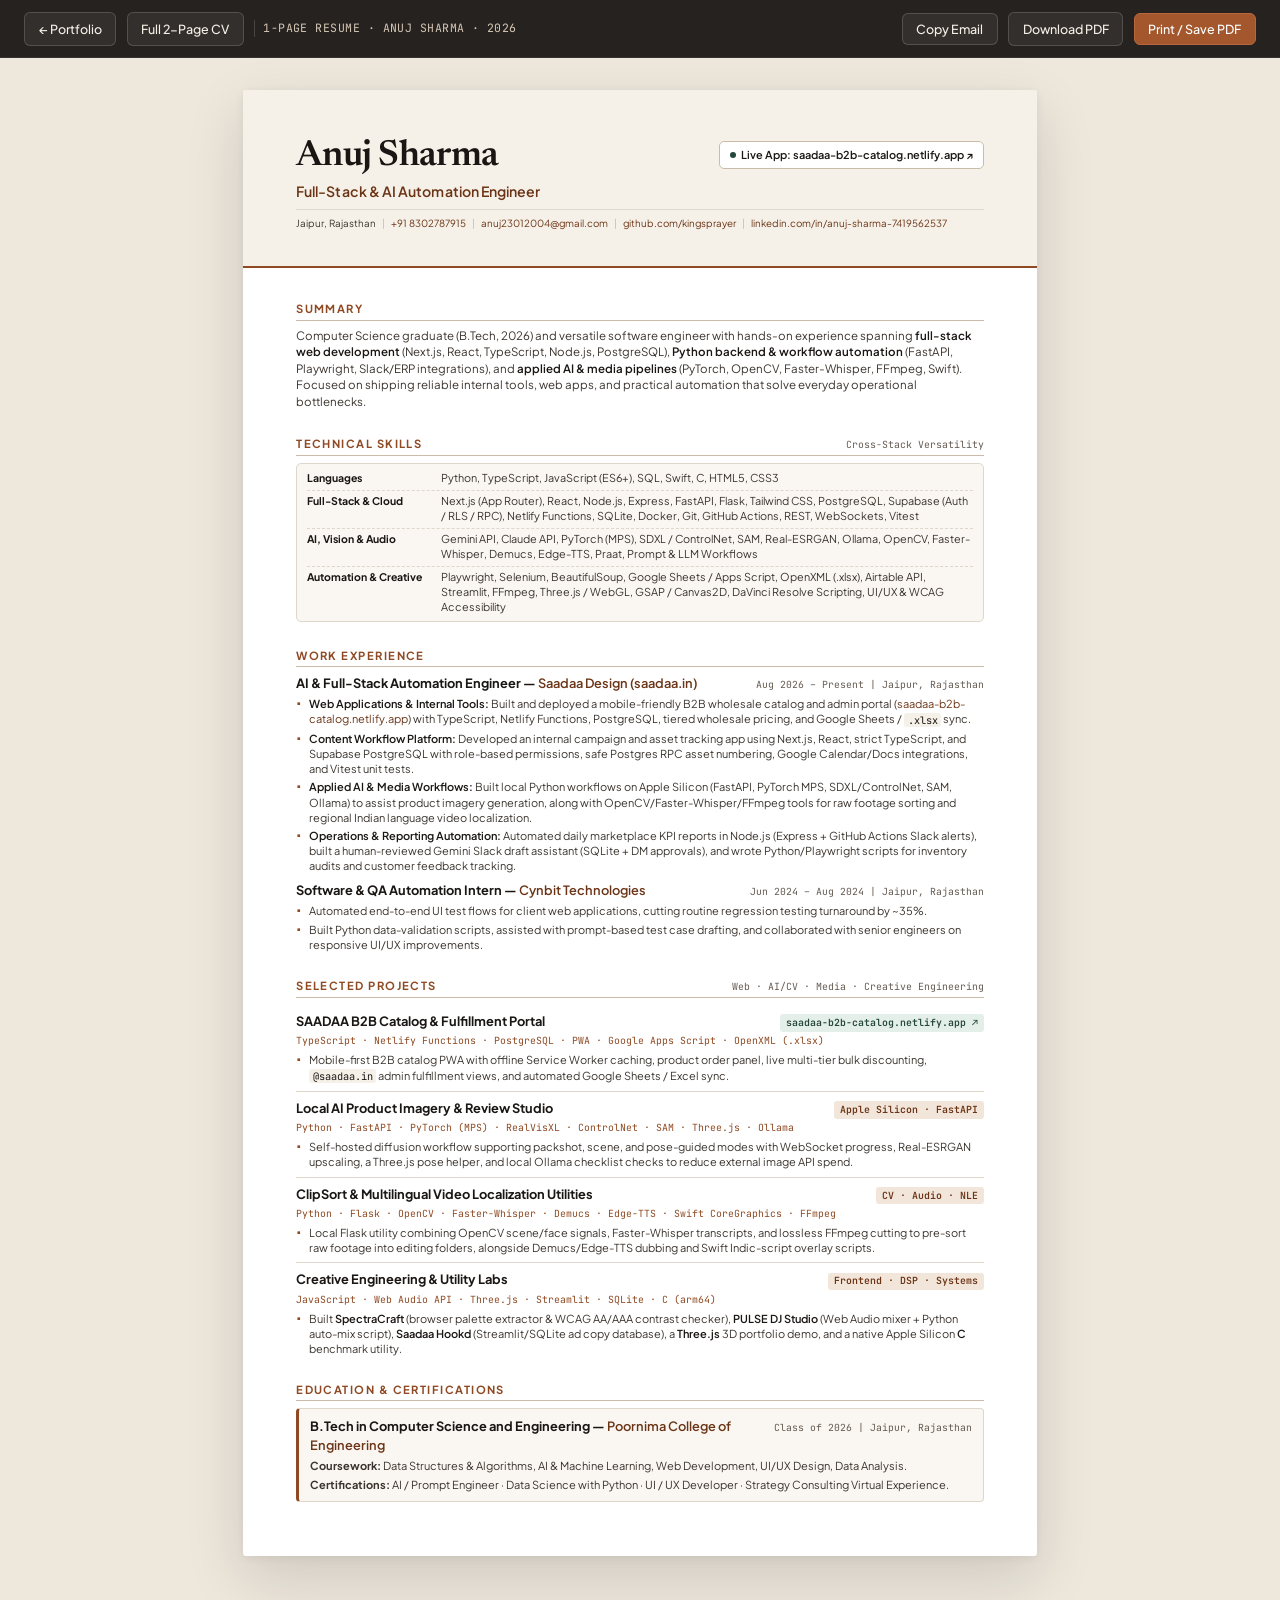
<file: resume.html>
<!DOCTYPE html>
<html lang="en">
<head>
  <meta charset="UTF-8" />
  <meta name="viewport" content="width=device-width, initial-scale=1.0" />
  <title>Anuj Sharma — Resume (Full-Stack &amp; AI Automation Engineer)</title>
  <meta
    name="description"
    content="Resume of Anuj Sharma — Full-Stack & AI Automation Engineer with versatile skills across Next.js, TypeScript, PostgreSQL, Python, FastAPI, applied AI/CV, media pipelines, and workflow automation."
  />
  <link
    rel="icon"
    type="image/svg+xml"
    href="data:image/svg+xml,%3Csvg xmlns='http://www.w3.org/2000/svg' viewBox='0 0 64 64'%3E%3Crect width='64' height='64' rx='14' fill='%231a1614'/%3E%3Ctext x='50%25' y='54%25' dominant-baseline='middle' text-anchor='middle' font-family='Georgia,serif' font-size='28' font-weight='700' fill='%23f6f2eb'%3EAS%3C/text%3E%3C/svg%3E"
  />
  <link rel="preconnect" href="https://fonts.googleapis.com" />
  <link rel="preconnect" href="https://fonts.gstatic.com" crossorigin />
  <link
    href="https://fonts.googleapis.com/css2?family=JetBrains+Mono:wght@400;500;600&family=Newsreader:ital,opsz,wght@0,6..72,500;0,6..72,600;0,6..72,700;1,6..72,400&family=Plus+Jakarta+Sans:wght@400;500;600;700&display=swap"
    rel="stylesheet"
  />
  <link rel="stylesheet" href="assets/cv.css" />
</head>
<body class="is-onepage-resume">
  <!-- Non-printing Screen Toolbar -->
  <nav class="cv-toolbar" aria-label="Resume document actions">
    <div class="cv-toolbar-left">
      <a class="tb-btn" href="index.html">← Portfolio</a>
      <a class="tb-btn" href="cv.html">Full 2-Page CV</a>
      <span class="cv-toolbar-title">1-PAGE RESUME · ANUJ SHARMA · 2026</span>
    </div>
    <div class="cv-toolbar-right">
      <button type="button" class="tb-btn" id="copyEmailBtn">Copy Email</button>
      <a class="tb-btn" href="Anuj_Sharma_Resume_2026.pdf" target="_blank" rel="noopener noreferrer">Download PDF</a>
      <button type="button" class="tb-btn tb-btn--primary" onclick="window.print()">Print / Save PDF</button>
    </div>
  </nav>

  <div class="cv-sheet-wrap">
    <article class="cv-document">
      <!-- MASTHEAD -->
      <header class="cv-masthead">
        <div class="cv-masthead-top">
          <div>
            <h1 class="cv-name">Anuj Sharma</h1>
            <p class="cv-role">Full-Stack &amp; AI Automation Engineer</p>
          </div>
          <a
            class="cv-live-pill"
            href="https://saadaa-b2b-catalog.netlify.app"
            target="_blank"
            rel="noopener noreferrer"
          >
            <span class="dot" aria-hidden="true"></span>
            Live App: saadaa-b2b-catalog.netlify.app ↗
          </a>
        </div>

        <div class="cv-contact-bar">
          <span class="cv-contact-item">Jaipur, Rajasthan</span>
          <span class="cv-contact-sep" aria-hidden="true">|</span>
          <a class="cv-contact-item" href="tel:+918302787915">+91 8302787915</a>
          <span class="cv-contact-sep" aria-hidden="true">|</span>
          <a class="cv-contact-item" href="mailto:anuj23012004@gmail.com">anuj23012004@gmail.com</a>
          <span class="cv-contact-sep" aria-hidden="true">|</span>
          <a class="cv-contact-item" href="https://github.com/kingsprayer" target="_blank" rel="noopener noreferrer">github.com/kingsprayer</a>
          <span class="cv-contact-sep" aria-hidden="true">|</span>
          <a
            class="cv-contact-item"
            href="https://www.linkedin.com/in/anuj-sharma-7419562537"
            target="_blank"
            rel="noopener noreferrer"
          >
            linkedin.com/in/anuj-sharma-7419562537
          </a>
        </div>
      </header>

      <main class="cv-body">
        <!-- SUMMARY -->
        <section class="cv-section">
          <div class="cv-section-header">
            <h2 class="cv-section-title">Summary</h2>
          </div>
          <p class="cv-summary">
            Computer Science graduate (B.Tech, 2026) and versatile software engineer with hands-on experience spanning
            <strong>full-stack web development</strong> (Next.js, React, TypeScript, Node.js, PostgreSQL),
            <strong>Python backend &amp; workflow automation</strong> (FastAPI, Playwright, Slack/ERP integrations),
            and <strong>applied AI &amp; media pipelines</strong> (PyTorch, OpenCV, Faster-Whisper, FFmpeg, Swift). Focused on
            shipping reliable internal tools, web apps, and practical automation that solve everyday operational bottlenecks.
          </p>
        </section>

        <!-- TECHNICAL SKILLS -->
        <section class="cv-section">
          <div class="cv-section-header">
            <h2 class="cv-section-title">Technical Skills</h2>
            <span class="cv-section-sub">Cross-Stack Versatility</span>
          </div>
          <div class="cv-skills-box">
            <div class="cv-skill-row">
              <div class="cv-skill-cat">Languages</div>
              <div class="cv-skill-list">Python, TypeScript, JavaScript (ES6+), SQL, Swift, C, HTML5, CSS3</div>
            </div>
            <div class="cv-skill-row">
              <div class="cv-skill-cat">Full-Stack &amp; Cloud</div>
              <div class="cv-skill-list">
                Next.js (App Router), React, Node.js, Express, FastAPI, Flask, Tailwind CSS, PostgreSQL, Supabase (Auth / RLS / RPC),
                Netlify Functions, SQLite, Docker, Git, GitHub Actions, REST, WebSockets, Vitest
              </div>
            </div>
            <div class="cv-skill-row">
              <div class="cv-skill-cat">AI, Vision &amp; Audio</div>
              <div class="cv-skill-list">
                Gemini API, Claude API, PyTorch (MPS), SDXL / ControlNet, SAM, Real-ESRGAN, Ollama, OpenCV,
                Faster-Whisper, Demucs, Edge-TTS, Praat, Prompt &amp; LLM Workflows
              </div>
            </div>
            <div class="cv-skill-row">
              <div class="cv-skill-cat">Automation &amp; Creative</div>
              <div class="cv-skill-list">
                Playwright, Selenium, BeautifulSoup, Google Sheets / Apps Script, OpenXML (.xlsx), Airtable API, Streamlit,
                FFmpeg, Three.js / WebGL, GSAP / Canvas2D, DaVinci Resolve Scripting, UI/UX &amp; WCAG Accessibility
              </div>
            </div>
          </div>
        </section>

        <!-- WORK EXPERIENCE -->
        <section class="cv-section">
          <div class="cv-section-header">
            <h2 class="cv-section-title">Work Experience</h2>
          </div>

          <div class="cv-exp-entry">
            <div class="cv-entry-head">
              <h3 class="cv-entry-title">
                AI &amp; Full-Stack Automation Engineer —
                <a class="cv-entry-org" href="https://saadaa.in" target="_blank" rel="noopener noreferrer">Saadaa Design (saadaa.in)</a>
              </h3>
              <span class="cv-entry-meta">Aug 2026 – Present | Jaipur, Rajasthan</span>
            </div>
            <ul class="cv-bullets">
              <li>
                <strong>Web Applications &amp; Internal Tools:</strong> Built and deployed a mobile-friendly B2B wholesale catalog
                and admin portal (<a href="https://saadaa-b2b-catalog.netlify.app" target="_blank" rel="noopener noreferrer">saadaa-b2b-catalog.netlify.app</a>)
                with TypeScript, Netlify Functions, PostgreSQL, tiered wholesale pricing, and Google Sheets / <code class="inline-spec">.xlsx</code> sync.
              </li>
              <li>
                <strong>Content Workflow Platform:</strong> Developed an internal campaign and asset tracking app using Next.js,
                React, strict TypeScript, and Supabase PostgreSQL with role-based permissions, safe Postgres RPC asset numbering,
                Google Calendar/Docs integrations, and Vitest unit tests.
              </li>
              <li>
                <strong>Applied AI &amp; Media Workflows:</strong> Built local Python workflows on Apple Silicon (FastAPI, PyTorch MPS,
                SDXL/ControlNet, SAM, Ollama) to assist product imagery generation, along with OpenCV/Faster-Whisper/FFmpeg tools
                for raw footage sorting and regional Indian language video localization.
              </li>
              <li>
                <strong>Operations &amp; Reporting Automation:</strong> Automated daily marketplace KPI reports in Node.js (Express +
                GitHub Actions Slack alerts), built a human-reviewed Gemini Slack draft assistant (SQLite + DM approvals), and wrote
                Python/Playwright scripts for inventory audits and customer feedback tracking.
              </li>
            </ul>
          </div>

          <div class="cv-exp-entry">
            <div class="cv-entry-head">
              <h3 class="cv-entry-title">
                Software &amp; QA Automation Intern — <span class="cv-entry-org">Cynbit Technologies</span>
              </h3>
              <span class="cv-entry-meta">Jun 2024 – Aug 2024 | Jaipur, Rajasthan</span>
            </div>
            <ul class="cv-bullets">
              <li>
                Automated end-to-end UI test flows for client web applications, cutting routine regression testing turnaround by ~35%.
              </li>
              <li>
                Built Python data-validation scripts, assisted with prompt-based test case drafting, and collaborated with senior
                engineers on responsive UI/UX improvements.
              </li>
            </ul>
          </div>
        </section>

        <!-- SELECTED PROJECTS -->
        <section class="cv-section">
          <div class="cv-section-header">
            <h2 class="cv-section-title">Selected Projects</h2>
            <span class="cv-section-sub">Web · AI/CV · Media · Creative Engineering</span>
          </div>

          <div class="cv-project">
            <div class="cv-project-head">
              <h3 class="cv-project-title">SAADAA B2B Catalog &amp; Fulfillment Portal</h3>
              <a class="cv-project-badge cv-project-badge--live" href="https://saadaa-b2b-catalog.netlify.app" target="_blank" rel="noopener noreferrer">
                saadaa-b2b-catalog.netlify.app ↗
              </a>
            </div>
            <div class="cv-project-stack">TypeScript · Netlify Functions · PostgreSQL · PWA · Google Apps Script · OpenXML (.xlsx)</div>
            <ul class="cv-bullets">
              <li>
                Mobile-first B2B catalog PWA with offline Service Worker caching, product order panel, live multi-tier bulk
                discounting, <code class="inline-spec">@saadaa.in</code> admin fulfillment views, and automated Google Sheets / Excel sync.
              </li>
            </ul>
          </div>

          <div class="cv-project">
            <div class="cv-project-head">
              <h3 class="cv-project-title">Local AI Product Imagery &amp; Review Studio</h3>
              <span class="cv-project-badge">Apple Silicon · FastAPI</span>
            </div>
            <div class="cv-project-stack">Python · FastAPI · PyTorch (MPS) · RealVisXL · ControlNet · SAM · Three.js · Ollama</div>
            <ul class="cv-bullets">
              <li>
                Self-hosted diffusion workflow supporting packshot, scene, and pose-guided modes with WebSocket progress,
                Real-ESRGAN upscaling, a Three.js pose helper, and local Ollama checklist checks to reduce external image API spend.
              </li>
            </ul>
          </div>

          <div class="cv-project">
            <div class="cv-project-head">
              <h3 class="cv-project-title">ClipSort &amp; Multilingual Video Localization Utilities</h3>
              <span class="cv-project-badge">CV · Audio · NLE</span>
            </div>
            <div class="cv-project-stack">Python · Flask · OpenCV · Faster-Whisper · Demucs · Edge-TTS · Swift CoreGraphics · FFmpeg</div>
            <ul class="cv-bullets">
              <li>
                Local Flask utility combining OpenCV scene/face signals, Faster-Whisper transcripts, and lossless FFmpeg cutting to
                pre-sort raw footage into editing folders, alongside Demucs/Edge-TTS dubbing and Swift Indic-script overlay scripts.
              </li>
            </ul>
          </div>

          <div class="cv-project">
            <div class="cv-project-head">
              <h3 class="cv-project-title">Creative Engineering &amp; Utility Labs</h3>
              <span class="cv-project-badge">Frontend · DSP · Systems</span>
            </div>
            <div class="cv-project-stack">JavaScript · Web Audio API · Three.js · Streamlit · SQLite · C (arm64)</div>
            <ul class="cv-bullets">
              <li>
                Built <strong>SpectraCraft</strong> (browser palette extractor &amp; WCAG AA/AAA contrast checker),
                <strong>PULSE DJ Studio</strong> (Web Audio mixer + Python auto-mix script), <strong>Saadaa Hookd</strong> (Streamlit/SQLite
                ad copy database), a <strong>Three.js</strong> 3D portfolio demo, and a native Apple Silicon <strong>C</strong> benchmark utility.
              </li>
            </ul>
          </div>
        </section>

        <!-- EDUCATION & CERTIFICATIONS -->
        <section class="cv-section">
          <div class="cv-section-header">
            <h2 class="cv-section-title">Education &amp; Certifications</h2>
          </div>

          <div class="cv-edu-box">
            <div class="cv-entry-head">
              <h3 class="cv-entry-title">B.Tech in Computer Science and Engineering — <span class="cv-entry-org">Poornima College of Engineering</span></h3>
              <span class="cv-entry-meta">Class of 2026 | Jaipur, Rajasthan</span>
            </div>
            <p class="cv-edu-coursework" style="margin-top: 2px;">
              <strong>Coursework:</strong> Data Structures &amp; Algorithms, AI &amp; Machine Learning, Web Development, UI/UX Design, Data Analysis.
            </p>
            <p class="cv-edu-coursework" style="margin-top: 3px;">
              <strong>Certifications:</strong> AI / Prompt Engineer · Data Science with Python · UI / UX Developer · Strategy Consulting Virtual Experience.
            </p>
          </div>
        </section>
      </main>
    </article>
  </div>

  <script>
    (function () {
      const btn = document.getElementById("copyEmailBtn");
      if (!btn) return;
      btn.addEventListener("click", async function () {
        try {
          await navigator.clipboard.writeText("anuj23012004@gmail.com");
          const prev = btn.textContent;
          btn.textContent = "Email Copied ✓";
          setTimeout(() => (btn.textContent = prev), 2000);
        } catch {
          window.location.href = "mailto:anuj23012004@gmail.com";
        }
      });
    })();
  </script>
</body>
</html>
</file>
<file: assets/portfolio.css>
/* ==========================================================================
   Anuj Sharma — Engineering Monograph & Portfolio Stylesheet
   Warm Editorial Light (default) + Obsidian Studio Dark
   ========================================================================== */

:root {
  --bg: #f6f2eb;
  --bg-elevated: #fffdfa;
  --bg-subtle: #eee7dc;
  --bg-tint: #f2ece1;
  --ink: #1a1614;
  --ink-secondary: #433b34;
  --ink-muted: #6e6359;
  --accent: #964920;
  --accent-hover: #7a3916;
  --accent-soft: rgba(150, 73, 32, 0.1);
  --accent-border: rgba(150, 73, 32, 0.28);
  --forest: #225443;
  --forest-soft: rgba(34, 84, 67, 0.11);
  --border: #dfd6c8;
  --border-strong: #c9bca8;
  --shadow-sm: 0 2px 8px rgba(26, 22, 20, 0.04);
  --shadow-md: 0 12px 32px rgba(26, 22, 20, 0.07);
  --shadow-lg: 0 24px 64px rgba(26, 22, 20, 0.16);
  --nav-bg: rgba(246, 242, 235, 0.86);
  --overlay: rgba(20, 16, 14, 0.52);

  --font-display: "Newsreader", "Iowan Old Style", "Charter", Georgia, serif;
  --font-sans: "Plus Jakarta Sans", -apple-system, BlinkMacSystemFont, "Segoe UI", Roboto, sans-serif;
  --font-mono: "JetBrains Mono", "SF Mono", ui-monospace, Menlo, monospace;

  --radius-sm: 6px;
  --radius-md: 10px;
  --radius-lg: 16px;
  --container: 1180px;
}

[data-theme="dark"] {
  --bg: #12100e;
  --bg-elevated: #1a1714;
  --bg-subtle: #231f1b;
  --bg-tint: #1f1b17;
  --ink: #f5efe6;
  --ink-secondary: #cac0b4;
  --ink-muted: #93877b;
  --accent: #e08652;
  --accent-hover: #ee9c6d;
  --accent-soft: rgba(224, 134, 82, 0.13);
  --accent-border: rgba(224, 134, 82, 0.34);
  --forest: #57c294;
  --forest-soft: rgba(87, 194, 148, 0.14);
  --border: #2c2722;
  --border-strong: #3e3730;
  --shadow-sm: 0 2px 10px rgba(0, 0, 0, 0.25);
  --shadow-md: 0 14px 36px rgba(0, 0, 0, 0.35);
  --shadow-lg: 0 28px 72px rgba(0, 0, 0, 0.6);
  --nav-bg: rgba(18, 16, 14, 0.84);
  --overlay: rgba(6, 5, 4, 0.72);
}

*,
*::before,
*::after {
  box-sizing: border-box;
}

html {
  scroll-behavior: smooth;
  scroll-padding-top: 84px;
  -webkit-font-smoothing: antialiased;
  -moz-osx-font-smoothing: grayscale;
}

body {
  margin: 0;
  background: var(--bg);
  color: var(--ink);
  font-family: var(--font-sans);
  font-size: 16px;
  line-height: 1.62;
  transition: background-color 0.25s ease, color 0.25s ease;
}

/* Subtle architectural grid texture on top hero area */
.page-backdrop {
  position: relative;
  overflow-x: clip;
}

.page-backdrop::before {
  content: "";
  position: absolute;
  inset: 0 0 auto 0;
  height: 760px;
  pointer-events: none;
  background-image:
    radial-gradient(ellipse 68% 45% at 78% 12%, var(--accent-soft), transparent 72%),
    linear-gradient(to right, var(--border) 1px, transparent 1px),
    linear-gradient(to bottom, var(--border) 1px, transparent 1px);
  background-size: 100% 100%, 56px 56px, 56px 56px;
  mask-image: linear-gradient(to bottom, rgba(0, 0, 0, 0.45) 0%, rgba(0, 0, 0, 0) 92%);
  -webkit-mask-image: linear-gradient(to bottom, rgba(0, 0, 0, 0.45) 0%, rgba(0, 0, 0, 0) 92%);
  opacity: 0.48;
  z-index: 0;
}

a {
  color: var(--accent);
  text-decoration: none;
  transition: color 0.16s ease;
}

a:hover {
  color: var(--accent-hover);
}

button {
  font-family: inherit;
}

:focus-visible {
  outline: 2px solid var(--accent);
  outline-offset: 2px;
}

.sr-only {
  position: absolute;
  width: 1px;
  height: 1px;
  padding: 0;
  margin: -1px;
  overflow: hidden;
  clip: rect(0, 0, 0, 0);
  white-space: nowrap;
  border: 0;
}

.container {
  width: min(var(--container), calc(100% - 2.5rem));
  margin-inline: auto;
  position: relative;
  z-index: 1;
}

/* ==========================================================================
   NAVIGATION
   ========================================================================== */
.site-nav {
  position: sticky;
  top: 0;
  z-index: 60;
  background: var(--nav-bg);
  backdrop-filter: blur(14px);
  -webkit-backdrop-filter: blur(14px);
  border-bottom: 1px solid var(--border);
}

.nav-inner {
  width: min(var(--container), calc(100% - 2.5rem));
  margin-inline: auto;
  min-height: 68px;
  display: flex;
  align-items: center;
  justify-content: space-between;
  gap: 1rem;
}

.brand {
  display: inline-flex;
  align-items: center;
  gap: 0.7rem;
  color: var(--ink);
  font-weight: 700;
  letter-spacing: -0.015em;
}

.brand:hover {
  color: var(--ink);
}

.brand-monogram {
  width: 34px;
  height: 34px;
  border-radius: 8px;
  background: var(--ink);
  color: var(--bg);
  display: grid;
  place-items: center;
  font-family: var(--font-display);
  font-size: 1rem;
  font-weight: 700;
  letter-spacing: -0.02em;
}

.brand-meta {
  display: flex;
  flex-direction: column;
  line-height: 1.15;
}

.brand-name {
  font-size: 0.95rem;
  font-weight: 700;
}

.brand-sub {
  font-family: var(--font-mono);
  font-size: 0.68rem;
  color: var(--ink-muted);
  font-weight: 500;
}

.nav-links {
  display: flex;
  align-items: center;
  gap: 0.2rem;
  list-style: none;
  margin: 0;
  padding: 0;
}

.nav-links a {
  display: inline-block;
  padding: 0.42rem 0.72rem;
  border-radius: var(--radius-sm);
  color: var(--ink-secondary);
  font-size: 0.87rem;
  font-weight: 500;
  transition: color 0.16s ease, background 0.16s ease;
}

.nav-links a:hover,
.nav-links a.is-active {
  color: var(--ink);
  background: var(--bg-subtle);
}

.nav-actions {
  display: flex;
  align-items: center;
  gap: 0.5rem;
}

.icon-btn {
  height: 36px;
  padding: 0 0.68rem;
  border-radius: var(--radius-sm);
  border: 1px solid var(--border-strong);
  background: var(--bg-elevated);
  color: var(--ink-secondary);
  display: inline-flex;
  align-items: center;
  gap: 0.4rem;
  font-size: 0.8rem;
  font-weight: 500;
  cursor: pointer;
  transition: border-color 0.16s ease, color 0.16s ease, background 0.16s ease;
}

.icon-btn:hover {
  border-color: var(--accent);
  color: var(--ink);
}

.kbd-hint {
  font-family: var(--font-mono);
  font-size: 0.7rem;
  color: var(--ink-muted);
}

.btn {
  display: inline-flex;
  align-items: center;
  justify-content: center;
  gap: 0.48rem;
  padding: 0.62rem 1.15rem;
  border-radius: var(--radius-sm);
  font-size: 0.88rem;
  font-weight: 600;
  border: 1px solid transparent;
  cursor: pointer;
  text-decoration: none;
  transition: transform 0.16s ease, background 0.18s ease, border-color 0.18s ease, color 0.18s ease, box-shadow 0.18s ease;
  white-space: nowrap;
}

.btn:active {
  transform: translateY(1px);
}

.btn--primary {
  background: var(--ink);
  color: var(--bg);
  border-color: var(--ink);
}

.btn--primary:hover {
  background: var(--accent);
  border-color: var(--accent);
  color: #ffffff;
  box-shadow: 0 6px 20px rgba(150, 73, 32, 0.24);
}

.btn--accent {
  background: var(--accent);
  color: #ffffff;
  border-color: var(--accent);
}

.btn--accent:hover {
  background: var(--accent-hover);
  border-color: var(--accent-hover);
  color: #ffffff;
}

.btn--outline {
  background: var(--bg-elevated);
  color: var(--ink);
  border-color: var(--border-strong);
}

.btn--outline:hover {
  border-color: var(--accent);
  color: var(--accent);
  background: var(--bg-elevated);
}

.btn--sm {
  padding: 0.45rem 0.86rem;
  font-size: 0.82rem;
}

.mobile-menu-btn {
  display: none;
}

/* ==========================================================================
   HERO + LIVE SYSTEMS TOPOLOGY BLUEPRINT
   ========================================================================== */
.hero {
  padding: 4.4rem 0 2.8rem;
}

.hero-grid {
  display: grid;
  grid-template-columns: minmax(0, 1.15fr) minmax(0, 0.95fr);
  gap: 3rem;
  align-items: center;
}

.hero-grid > * {
  min-width: 0;
}

.status-pill {
  display: inline-flex;
  align-items: center;
  gap: 0.55rem;
  padding: 0.36rem 0.82rem;
  border-radius: 999px;
  border: 1px solid var(--border-strong);
  background: var(--bg-elevated);
  font-family: var(--font-mono);
  font-size: 0.74rem;
  color: var(--ink-secondary);
  margin-bottom: 1.35rem;
  max-width: 100%;
  flex-wrap: wrap;
}

.pulse-dot {
  width: 8px;
  height: 8px;
  border-radius: 50%;
  background: var(--forest);
  box-shadow: 0 0 0 0 rgba(34, 84, 67, 0.5);
  animation: pulseDot 2.2s infinite;
}

@keyframes pulseDot {
  0% { box-shadow: 0 0 0 0 rgba(34, 84, 67, 0.45); }
  70% { box-shadow: 0 0 0 8px rgba(34, 84, 67, 0); }
  100% { box-shadow: 0 0 0 0 rgba(34, 84, 67, 0); }
}

.hero-title {
  font-family: var(--font-display);
  font-size: clamp(2.65rem, 4.7vw, 4.15rem);
  font-weight: 500;
  line-height: 1.06;
  letter-spacing: -0.025em;
  margin: 0 0 1.25rem;
  color: var(--ink);
}

.hero-title em {
  font-style: italic;
  color: var(--accent);
}

.hero-lead {
  font-size: 1.04rem;
  line-height: 1.68;
  color: var(--ink-secondary);
  max-width: 60ch;
  margin: 0 0 1.85rem;
}

.hero-ctas {
  display: flex;
  flex-wrap: wrap;
  gap: 0.7rem;
  margin-bottom: 1.6rem;
}

.hero-meta-strip {
  display: flex;
  flex-wrap: wrap;
  gap: 0.6rem 1.35rem;
  padding-top: 1.15rem;
  border-top: 1px solid var(--border);
  font-family: var(--font-mono);
  font-size: 0.76rem;
  color: var(--ink-muted);
}

.hero-meta-strip a {
  color: var(--ink-secondary);
  border-bottom: 1px dashed var(--border-strong);
}

.hero-meta-strip a:hover {
  color: var(--accent);
  border-bottom-color: var(--accent);
}

/* ── Interactive Systems Blueprint Card ── */
.blueprint-card {
  background: var(--bg-elevated);
  border: 1px solid var(--border-strong);
  border-radius: var(--radius-lg);
  box-shadow: var(--shadow-md);
  overflow: hidden;
}

.blueprint-head {
  display: flex;
  align-items: center;
  justify-content: space-between;
  padding: 0.82rem 1.15rem;
  background: var(--bg-subtle);
  border-bottom: 1px solid var(--border);
  font-family: var(--font-mono);
  font-size: 0.72rem;
  color: var(--ink-muted);
}

.blueprint-dots {
  display: flex;
  gap: 6px;
}

.blueprint-dots span {
  width: 8px;
  height: 8px;
  border-radius: 50%;
  background: var(--border-strong);
}

.blueprint-dots span:first-child {
  background: var(--accent);
}

.blueprint-tabs {
  display: grid;
  grid-template-columns: repeat(4, 1fr);
  border-bottom: 1px solid var(--border);
  background: var(--bg-tint);
}

.bp-tab {
  border: none;
  border-right: 1px solid var(--border);
  background: transparent;
  padding: 0.62rem 0.5rem;
  font-family: var(--font-mono);
  font-size: 0.71rem;
  font-weight: 600;
  color: var(--ink-muted);
  cursor: pointer;
  transition: background 0.16s ease, color 0.16s ease;
  text-align: center;
}

.bp-tab:last-child {
  border-right: none;
}

.bp-tab:hover {
  color: var(--ink);
  background: var(--bg-subtle);
}

.bp-tab.is-active {
  background: var(--bg-elevated);
  color: var(--accent);
  box-shadow: inset 0 -2px 0 var(--accent);
}

.blueprint-body {
  padding: 1.25rem;
}

.bp-header-row {
  display: flex;
  align-items: flex-start;
  justify-content: space-between;
  gap: 0.65rem;
  margin-bottom: 1rem;
  flex-wrap: wrap;
}

.bp-title {
  margin: 0;
  font-size: 1rem;
  font-weight: 700;
  color: var(--ink);
}

.bp-metric-tag {
  font-family: var(--font-mono);
  font-size: 0.7rem;
  font-weight: 600;
  padding: 0.22rem 0.55rem;
  border-radius: 4px;
  background: var(--forest-soft);
  color: var(--forest);
  white-space: nowrap;
}

.bp-pipeline {
  display: grid;
  gap: 0.55rem;
  position: relative;
}

.bp-node {
  display: grid;
  grid-template-columns: 28px 1fr;
  gap: 0.75rem;
  align-items: center;
  padding: 0.68rem 0.85rem;
  border-radius: var(--radius-sm);
  border: 1px solid var(--border);
  background: var(--bg);
  position: relative;
  transition: border-color 0.2s ease, transform 0.2s ease;
}

.bp-node:hover {
  border-color: var(--accent-border);
  transform: translateX(3px);
}

.bp-node-idx {
  width: 24px;
  height: 24px;
  border-radius: 6px;
  background: var(--accent-soft);
  color: var(--accent);
  font-family: var(--font-mono);
  font-size: 0.69rem;
  font-weight: 700;
  display: grid;
  place-items: center;
}

.bp-node-title {
  font-size: 0.84rem;
  font-weight: 700;
  color: var(--ink);
  line-height: 1.25;
}

.bp-node-sub {
  font-family: var(--font-mono);
  font-size: 0.71rem;
  color: var(--ink-muted);
  margin-top: 2px;
}

.bp-footer {
  margin-top: 1rem;
  padding-top: 0.85rem;
  border-top: 1px dashed var(--border-strong);
  display: flex;
  align-items: center;
  justify-content: space-between;
  gap: 0.75rem;
}

.bp-caption {
  font-size: 0.78rem;
  color: var(--ink-muted);
  margin: 0;
}

/* ==========================================================================
   IMPACT TELEMETRY STRIP
   ========================================================================== */
.metrics-band {
  padding: 1rem 0 3.6rem;
}

.metrics-grid {
  display: grid;
  grid-template-columns: repeat(4, 1fr);
  gap: 1rem;
}

.metric-card {
  text-align: left;
  background: var(--bg-elevated);
  border: 1px solid var(--border);
  border-top: 2.5px solid var(--accent);
  border-radius: var(--radius-md);
  padding: 1.25rem 1.3rem;
  cursor: pointer;
  transition: transform 0.18s ease, box-shadow 0.18s ease, border-color 0.18s ease;
}

.metric-card:hover {
  transform: translateY(-3px);
  box-shadow: var(--shadow-md);
  border-color: var(--accent-border);
}

.metric-value {
  font-family: var(--font-display);
  font-size: clamp(1.32rem, 1.75vw, 1.54rem);
  font-weight: 600;
  color: var(--ink);
  line-height: 1.15;
  letter-spacing: -0.02em;
}

.metric-label {
  font-size: 0.84rem;
  font-weight: 700;
  color: var(--accent);
  margin-top: 0.3rem;
}

.metric-detail {
  font-family: var(--font-mono);
  font-size: 0.72rem;
  color: var(--ink-muted);
  margin-top: 0.42rem;
  line-height: 1.45;
}

/* ==========================================================================
   SECTION HEADERS
   ========================================================================== */
.section {
  padding: 4rem 0;
  border-top: 1px solid var(--border);
}

.section-head {
  display: flex;
  align-items: flex-end;
  justify-content: space-between;
  gap: 1.5rem;
  margin-bottom: 2.25rem;
  flex-wrap: wrap;
}

.eyebrow {
  display: inline-flex;
  align-items: center;
  gap: 0.5rem;
  font-family: var(--font-mono);
  font-size: 0.74rem;
  font-weight: 600;
  letter-spacing: 0.12em;
  text-transform: uppercase;
  color: var(--accent);
  margin: 0 0 0.55rem;
}

.section-title {
  font-family: var(--font-display);
  font-size: clamp(1.9rem, 3.2vw, 2.65rem);
  font-weight: 500;
  line-height: 1.12;
  letter-spacing: -0.02em;
  margin: 0;
  color: var(--ink);
}

.section-desc {
  max-width: 52ch;
  color: var(--ink-muted);
  font-size: 0.94rem;
  margin: 0.55rem 0 0;
}

/* ==========================================================================
   FLAGSHIP SYSTEMS GRID
   ========================================================================== */
.filter-bar {
  display: flex;
  flex-wrap: wrap;
  gap: 0.45rem;
}

.filter-pill {
  padding: 0.46rem 0.9rem;
  border-radius: 999px;
  border: 1px solid var(--border-strong);
  background: var(--bg-elevated);
  color: var(--ink-secondary);
  font-size: 0.82rem;
  font-weight: 600;
  cursor: pointer;
  transition: all 0.16s ease;
}

.filter-pill:hover {
  border-color: var(--accent);
  color: var(--accent);
}

.filter-pill.is-active {
  background: var(--ink);
  border-color: var(--ink);
  color: var(--bg);
}

.projects-grid {
  display: grid;
  grid-template-columns: repeat(2, minmax(0, 1fr));
  gap: 1.35rem;
}

.project-card {
  background: var(--bg-elevated);
  border: 1px solid var(--border);
  border-radius: var(--radius-lg);
  padding: 1.55rem 1.6rem;
  display: flex;
  flex-direction: column;
  gap: 1rem;
  transition: transform 0.2s ease, box-shadow 0.2s ease, border-color 0.2s ease;
  position: relative;
}

.project-card:hover {
  transform: translateY(-4px);
  box-shadow: var(--shadow-md);
  border-color: var(--accent-border);
}

.project-card.is-highlighted {
  border-color: var(--accent);
  box-shadow: 0 0 0 2px var(--accent-soft), var(--shadow-md);
}

.project-top {
  display: flex;
  align-items: center;
  justify-content: space-between;
  gap: 0.75rem;
  flex-wrap: wrap;
}

.project-index {
  font-family: var(--font-mono);
  font-size: 0.74rem;
  font-weight: 600;
  color: var(--ink-muted);
}

.project-badge {
  display: inline-flex;
  align-items: center;
  gap: 0.4rem;
  font-family: var(--font-mono);
  font-size: 0.71rem;
  font-weight: 600;
  padding: 0.24rem 0.62rem;
  border-radius: 999px;
  background: var(--accent-soft);
  color: var(--accent);
}

.project-badge--live {
  background: var(--forest-soft);
  color: var(--forest);
}

.project-title {
  font-family: var(--font-display);
  font-size: 1.4rem;
  font-weight: 600;
  line-height: 1.24;
  letter-spacing: -0.015em;
  margin: 0;
  color: var(--ink);
}

.project-metric-bar {
  font-family: var(--font-mono);
  font-size: 0.75rem;
  font-weight: 600;
  color: var(--ink-secondary);
  background: var(--bg-tint);
  border: 1px solid var(--border);
  border-radius: var(--radius-sm);
  padding: 0.45rem 0.75rem;
}

.project-summary {
  margin: 0;
  color: var(--ink-secondary);
  font-size: 0.92rem;
  line-height: 1.58;
}

.stack-chips {
  display: flex;
  flex-wrap: wrap;
  gap: 0.4rem;
}

.chip {
  font-family: var(--font-mono);
  font-size: 0.71rem;
  padding: 0.22rem 0.56rem;
  border-radius: 5px;
  background: var(--bg-subtle);
  color: var(--ink-secondary);
  border: 1px solid var(--border);
}

.project-footer {
  margin-top: auto;
  padding-top: 0.95rem;
  border-top: 1px solid var(--border);
  display: flex;
  align-items: center;
  justify-content: space-between;
  gap: 0.75rem;
  flex-wrap: wrap;
}

.project-action {
  background: none;
  border: none;
  padding: 0;
  color: var(--ink);
  font-size: 0.86rem;
  font-weight: 700;
  cursor: pointer;
  display: inline-flex;
  align-items: center;
  gap: 0.4rem;
  white-space: nowrap;
  flex-shrink: 0;
  transition: color 0.16s ease, gap 0.16s ease;
}

.project-action:hover {
  color: var(--accent);
  gap: 0.65rem;
}

.live-link-inline {
  font-family: var(--font-mono);
  font-size: 0.75rem;
  font-weight: 600;
  color: var(--forest);
  display: inline-flex;
  align-items: center;
  gap: 0.3rem;
}

.live-link-inline:hover {
  color: var(--accent);
}

/* ==========================================================================
   EXPERIENCE SECTION
   ========================================================================== */
.exp-stack {
  display: grid;
  gap: 1.75rem;
}

.exp-card {
  background: var(--bg-elevated);
  border: 1px solid var(--border);
  border-radius: var(--radius-lg);
  padding: 1.8rem 1.9rem;
  box-shadow: var(--shadow-sm);
}

.exp-head {
  display: flex;
  align-items: flex-start;
  justify-content: space-between;
  gap: 1rem;
  padding-bottom: 1.2rem;
  margin-bottom: 1.35rem;
  border-bottom: 1px solid var(--border);
  flex-wrap: wrap;
}

.exp-role {
  font-family: var(--font-display);
  font-size: 1.55rem;
  font-weight: 600;
  margin: 0;
  line-height: 1.2;
}

.exp-company {
  font-size: 0.95rem;
  font-weight: 600;
  color: var(--accent);
  margin-top: 0.25rem;
}

.exp-meta {
  text-align: right;
  font-family: var(--font-mono);
  font-size: 0.76rem;
  color: var(--ink-muted);
}

.exp-meta-badge {
  display: inline-block;
  margin-bottom: 0.3rem;
  padding: 0.22rem 0.6rem;
  border-radius: 4px;
  background: var(--bg-subtle);
  color: var(--ink-secondary);
  font-weight: 600;
}

.exp-tracks-grid {
  display: grid;
  grid-template-columns: repeat(2, minmax(0, 1fr));
  gap: 1rem;
}

.exp-tracks-grid--3 {
  grid-template-columns: repeat(3, minmax(0, 1fr));
}

.exp-track {
  background: var(--bg);
  border: 1px solid var(--border);
  border-radius: var(--radius-md);
  padding: 1.05rem 1.15rem;
}

.exp-track-head {
  display: flex;
  align-items: baseline;
  justify-content: space-between;
  gap: 0.5rem;
  margin-bottom: 0.45rem;
  flex-wrap: wrap;
}

.exp-track-title {
  margin: 0;
  font-size: 0.9rem;
  font-weight: 700;
  color: var(--ink);
}

.exp-track-metric {
  font-family: var(--font-mono);
  font-size: 0.68rem;
  font-weight: 600;
  color: var(--accent);
  background: var(--accent-soft);
  padding: 0.14rem 0.48rem;
  border-radius: 4px;
}

.exp-track-body {
  margin: 0;
  font-size: 0.85rem;
  color: var(--ink-secondary);
  line-height: 1.56;
}

/* ==========================================================================
   CAPABILITY MATRIX (INTERACTIVE SKILLS)
   ========================================================================== */
.skills-toolbar {
  display: flex;
  align-items: center;
  justify-content: space-between;
  gap: 1rem;
  margin-bottom: 1.4rem;
  flex-wrap: wrap;
}

.search-input-wrap {
  position: relative;
  width: min(360px, 100%);
}

.search-input {
  width: 100%;
  padding: 0.6rem 0.95rem 0.6rem 2.35rem;
  border-radius: var(--radius-sm);
  border: 1px solid var(--border-strong);
  background: var(--bg-elevated);
  color: var(--ink);
  font-family: var(--font-sans);
  font-size: 0.88rem;
}

.search-input::placeholder {
  color: var(--ink-muted);
}

.search-icon {
  position: absolute;
  left: 0.78rem;
  top: 50%;
  transform: translateY(-50%);
  color: var(--ink-muted);
  pointer-events: none;
}

.skill-match-banner {
  display: none;
  align-items: center;
  justify-content: space-between;
  gap: 1rem;
  flex-wrap: wrap;
  padding: 0.85rem 1.1rem;
  margin-bottom: 1.35rem;
  border-radius: var(--radius-md);
  background: var(--accent-soft);
  border: 1px solid var(--accent-border);
  font-size: 0.86rem;
}

.skill-match-banner.is-visible {
  display: flex;
}

.skill-match-links {
  display: flex;
  flex-wrap: wrap;
  gap: 0.45rem;
  align-items: center;
}

.skills-grid {
  display: grid;
  grid-template-columns: repeat(2, minmax(0, 1fr));
  gap: 1.25rem;
}

.skill-group {
  background: var(--bg-elevated);
  border: 1px solid var(--border);
  border-radius: var(--radius-md);
  padding: 1.35rem 1.4rem;
}

.skill-group-head {
  display: flex;
  align-items: center;
  justify-content: space-between;
  margin-bottom: 0.95rem;
  padding-bottom: 0.65rem;
  border-bottom: 1px solid var(--border);
}

.skill-group-title {
  margin: 0;
  font-size: 0.95rem;
  font-weight: 700;
  color: var(--ink);
}

.skill-group-count {
  font-family: var(--font-mono);
  font-size: 0.72rem;
  color: var(--ink-muted);
}

.skill-pills {
  display: flex;
  flex-wrap: wrap;
  gap: 0.45rem;
}

.skill-pill {
  padding: 0.35rem 0.68rem;
  border-radius: 6px;
  border: 1px solid var(--border);
  background: var(--bg);
  color: var(--ink-secondary);
  font-family: var(--font-mono);
  font-size: 0.74rem;
  cursor: pointer;
  transition: all 0.15s ease;
}

.skill-pill:hover {
  border-color: var(--accent);
  color: var(--accent);
}

.skill-pill.is-selected {
  background: var(--accent);
  border-color: var(--accent);
  color: #ffffff;
}

.skill-pill.is-dimmed {
  opacity: 0.28;
}

/* ==========================================================================
   CREATIVE ENGINEERING & SYSTEMS LABS + LIVE COLOR SCIENCE MICRO-LAB
   ========================================================================== */
.labs-layout {
  display: grid;
  grid-template-columns: minmax(0, 1.55fr) minmax(0, 0.85fr);
  gap: 1.35rem;
  align-items: start;
}

.labs-grid {
  display: grid;
  grid-template-columns: repeat(2, minmax(0, 1fr));
  gap: 1rem;
}

.lab-card {
  background: var(--bg-elevated);
  border: 1px solid var(--border);
  border-radius: var(--radius-md);
  padding: 1.2rem 1.25rem;
  transition: border-color 0.18s ease, transform 0.18s ease;
}

.lab-card:hover {
  border-color: var(--accent-border);
  transform: translateY(-2px);
}

.lab-card:last-child:nth-child(odd) {
  grid-column: 1 / -1;
}

.lab-domain {
  font-family: var(--font-mono);
  font-size: 0.68rem;
  font-weight: 600;
  text-transform: uppercase;
  letter-spacing: 0.08em;
  color: var(--accent);
  margin-bottom: 0.35rem;
}

.lab-title {
  margin: 0 0 0.35rem;
  font-size: 0.98rem;
  font-weight: 700;
  color: var(--ink);
}

.lab-spec {
  font-family: var(--font-mono);
  font-size: 0.72rem;
  color: var(--forest);
  margin-bottom: 0.5rem;
}

.lab-desc {
  margin: 0;
  font-size: 0.84rem;
  color: var(--ink-secondary);
  line-height: 1.5;
}

/* Live Color Science & WCAG Micro-Lab (inspired by SpectraCraft & Delta-E Guide) */
.color-lab-widget {
  background: var(--bg-elevated);
  border: 1px solid var(--border-strong);
  border-radius: var(--radius-lg);
  padding: 1.35rem;
  position: sticky;
  top: 86px;
  box-shadow: var(--shadow-sm);
}

.widget-kicker {
  font-family: var(--font-mono);
  font-size: 0.69rem;
  font-weight: 600;
  letter-spacing: 0.1em;
  text-transform: uppercase;
  color: var(--accent);
  margin: 0 0 0.3rem;
}

.widget-title {
  font-family: var(--font-display);
  font-size: 1.25rem;
  font-weight: 600;
  margin: 0 0 0.35rem;
}

.widget-sub {
  font-size: 0.81rem;
  color: var(--ink-muted);
  margin: 0 0 1rem;
  line-height: 1.48;
}

.color-preview-stage {
  border-radius: var(--radius-md);
  padding: 1.15rem 1rem;
  border: 1px solid var(--border);
  margin-bottom: 1rem;
  transition: background-color 0.15s ease, color 0.15s ease;
}

.color-preview-heading {
  font-family: var(--font-display);
  font-size: 1.22rem;
  font-weight: 600;
  margin: 0 0 0.25rem;
}

.color-preview-copy {
  font-size: 0.8rem;
  margin: 0;
  opacity: 0.92;
}

.color-pickers {
  display: grid;
  grid-template-columns: 1fr 1fr;
  gap: 0.65rem;
  margin-bottom: 0.95rem;
}

.picker-box {
  display: flex;
  align-items: center;
  gap: 0.55rem;
  padding: 0.45rem 0.6rem;
  border-radius: var(--radius-sm);
  border: 1px solid var(--border);
  background: var(--bg);
}

.picker-box input[type="color"] {
  width: 28px;
  height: 28px;
  border: none;
  background: none;
  padding: 0;
  cursor: pointer;
}

.picker-meta {
  display: flex;
  flex-direction: column;
  line-height: 1.2;
}

.picker-label {
  font-size: 0.67rem;
  color: var(--ink-muted);
  text-transform: uppercase;
  letter-spacing: 0.06em;
}

.picker-hex {
  font-family: var(--font-mono);
  font-size: 0.78rem;
  font-weight: 600;
  color: var(--ink);
}

.color-readouts {
  display: grid;
  grid-template-columns: repeat(2, 1fr);
  gap: 0.6rem;
  margin-bottom: 0.8rem;
}

.readout-tile {
  background: var(--bg);
  border: 1px solid var(--border);
  border-radius: var(--radius-sm);
  padding: 0.6rem 0.72rem;
}

.readout-label {
  font-family: var(--font-mono);
  font-size: 0.67rem;
  color: var(--ink-muted);
  text-transform: uppercase;
}

.readout-val {
  font-family: var(--font-mono);
  font-size: 1.02rem;
  font-weight: 700;
  color: var(--ink);
  margin-top: 2px;
}

.wcag-badges {
  display: flex;
  flex-wrap: wrap;
  gap: 0.4rem;
}

.wcag-badge {
  font-family: var(--font-mono);
  font-size: 0.69rem;
  font-weight: 600;
  padding: 0.22rem 0.55rem;
  border-radius: 4px;
  border: 1px solid var(--border);
}

.wcag-badge.pass {
  background: var(--forest-soft);
  color: var(--forest);
  border-color: rgba(34, 84, 67, 0.3);
}

.wcag-badge.fail {
  background: rgba(180, 48, 40, 0.1);
  color: #b43028;
  border-color: rgba(180, 48, 40, 0.25);
}

/* ==========================================================================
   EDUCATION & CERTIFICATIONS
   ========================================================================== */
.edu-grid {
  display: grid;
  grid-template-columns: minmax(0, 1fr) minmax(0, 1.15fr);
  gap: 1.35rem;
  align-items: start;
}

.edu-card {
  background: var(--bg-elevated);
  border: 1px solid var(--border);
  border-left: 3.5px solid var(--accent);
  border-radius: var(--radius-lg);
  padding: 1.7rem;
}

.edu-degree {
  font-family: var(--font-display);
  font-size: 1.45rem;
  font-weight: 600;
  line-height: 1.24;
  margin: 0 0 0.4rem;
}

.edu-school {
  font-weight: 700;
  color: var(--accent);
  margin-bottom: 0.3rem;
}

.edu-meta {
  font-family: var(--font-mono);
  font-size: 0.78rem;
  color: var(--ink-muted);
  margin-bottom: 1.15rem;
}

.edu-coursework-label {
  font-family: var(--font-mono);
  font-size: 0.72rem;
  text-transform: uppercase;
  letter-spacing: 0.08em;
  color: var(--ink-muted);
  margin: 0 0 0.55rem;
}

.certs-grid {
  display: grid;
  grid-template-columns: repeat(2, minmax(0, 1fr));
  gap: 0.9rem;
}

.cert-card {
  background: var(--bg-elevated);
  border: 1px solid var(--border);
  border-radius: var(--radius-md);
  padding: 1.15rem 1.2rem;
}

.cert-title {
  font-size: 0.94rem;
  font-weight: 700;
  margin: 0 0 0.32rem;
  color: var(--ink);
}

.cert-detail {
  margin: 0;
  font-size: 0.84rem;
  color: var(--ink-secondary);
  line-height: 1.5;
}

/* ==========================================================================
   CONTACT & CV HANDOFF FOOTER
   ========================================================================== */
.contact-band {
  background: var(--bg-elevated);
  border: 1px solid var(--border-strong);
  border-radius: var(--radius-lg);
  padding: 2.4rem;
  display: grid;
  grid-template-columns: minmax(0, 1.2fr) minmax(0, 0.95fr);
  gap: 2rem;
  align-items: center;
  box-shadow: var(--shadow-sm);
}

.contact-title {
  font-family: var(--font-display);
  font-size: clamp(1.7rem, 2.8vw, 2.3rem);
  font-weight: 500;
  line-height: 1.15;
  margin: 0 0 0.75rem;
}

.contact-copy {
  margin: 0 0 1.4rem;
  color: var(--ink-secondary);
  font-size: 0.95rem;
  max-width: 50ch;
}

.contact-links-card {
  background: var(--bg);
  border: 1px solid var(--border);
  border-radius: var(--radius-md);
  padding: 1.25rem 1.35rem;
  display: grid;
  gap: 0.75rem;
}

.contact-row {
  display: flex;
  align-items: center;
  justify-content: space-between;
  gap: 0.75rem;
  padding-bottom: 0.65rem;
  border-bottom: 1px dashed var(--border-strong);
  font-size: 0.86rem;
}

.contact-row:last-child {
  padding-bottom: 0;
  border-bottom: none;
}

.contact-row-label {
  font-family: var(--font-mono);
  font-size: 0.72rem;
  text-transform: uppercase;
  letter-spacing: 0.08em;
  color: var(--ink-muted);
}

.contact-row-val {
  font-weight: 600;
  color: var(--ink);
  text-align: right;
  word-break: break-word;
}

.site-footer {
  padding: 2rem 0 3rem;
  color: var(--ink-muted);
  font-family: var(--font-mono);
  font-size: 0.75rem;
}

.footer-inner {
  display: flex;
  align-items: center;
  justify-content: space-between;
  gap: 1rem;
  flex-wrap: wrap;
}

/* ==========================================================================
   CASE STUDY DRAWER MODAL
   ========================================================================== */
.drawer-backdrop {
  position: fixed;
  inset: 0;
  z-index: 100;
  background: var(--overlay);
  backdrop-filter: blur(4px);
  opacity: 0;
  pointer-events: none;
  transition: opacity 0.22s ease;
}

.drawer-backdrop.is-open {
  opacity: 1;
  pointer-events: auto;
}

.drawer-panel {
  position: fixed;
  top: 0;
  right: 0;
  bottom: 0;
  z-index: 101;
  width: min(680px, 100vw);
  background: var(--bg-elevated);
  border-left: 1px solid var(--border-strong);
  box-shadow: var(--shadow-lg);
  transform: translateX(100%);
  transition: transform 0.28s cubic-bezier(0.22, 1, 0.36, 1);
  display: flex;
  flex-direction: column;
}

.drawer-panel.is-open {
  transform: translateX(0);
}

.drawer-header {
  display: flex;
  align-items: center;
  justify-content: space-between;
  gap: 1rem;
  padding: 1.05rem 1.5rem;
  border-bottom: 1px solid var(--border);
  background: var(--bg-tint);
}

.drawer-body {
  padding: 1.65rem 1.7rem 2.2rem;
  overflow-y: auto;
  flex: 1;
}

.drawer-title {
  font-family: var(--font-display);
  font-size: 1.75rem;
  font-weight: 600;
  line-height: 1.18;
  margin: 0.65rem 0 0.7rem;
}

.drawer-section-label {
  font-family: var(--font-mono);
  font-size: 0.72rem;
  font-weight: 700;
  letter-spacing: 0.1em;
  text-transform: uppercase;
  color: var(--accent);
  margin: 1.55rem 0 0.75rem;
}

.drawer-specs {
  display: grid;
  gap: 0.5rem;
}

.drawer-spec-row {
  display: grid;
  grid-template-columns: 155px 1fr;
  gap: 0.8rem;
  padding: 0.62rem 0.85rem;
  border-radius: var(--radius-sm);
  background: var(--bg);
  border: 1px solid var(--border);
  font-size: 0.84rem;
}

.drawer-spec-key {
  font-family: var(--font-mono);
  font-size: 0.74rem;
  font-weight: 600;
  color: var(--ink-muted);
}

.drawer-bullets {
  margin: 0;
  padding-left: 1.15rem;
  display: grid;
  gap: 0.75rem;
  color: var(--ink-secondary);
  font-size: 0.91rem;
  line-height: 1.6;
}

.drawer-footer {
  padding: 1rem 1.5rem;
  border-top: 1px solid var(--border);
  background: var(--bg-tint);
  display: flex;
  align-items: center;
  justify-content: space-between;
  gap: 0.75rem;
}

/* ==========================================================================
   COMMAND PALETTE (⌘K)
   ========================================================================== */
.cmdk-backdrop {
  position: fixed;
  inset: 0;
  z-index: 120;
  background: var(--overlay);
  backdrop-filter: blur(5px);
  display: none;
  align-items: flex-start;
  justify-content: center;
  padding: 12vh 1rem 1rem;
}

.cmdk-backdrop.is-open {
  display: flex;
}

.cmdk-modal {
  width: min(560px, 100%);
  background: var(--bg-elevated);
  border: 1px solid var(--border-strong);
  border-radius: var(--radius-lg);
  box-shadow: var(--shadow-lg);
  overflow: hidden;
}

.cmdk-input-wrap {
  display: flex;
  align-items: center;
  gap: 0.7rem;
  padding: 0.95rem 1.15rem;
  border-bottom: 1px solid var(--border);
}

.cmdk-input {
  flex: 1;
  border: none;
  background: transparent;
  color: var(--ink);
  font-family: var(--font-sans);
  font-size: 0.96rem;
  outline: none;
}

.cmdk-list {
  max-height: 360px;
  overflow-y: auto;
  padding: 0.45rem;
}

.cmdk-item {
  width: 100%;
  text-align: left;
  background: transparent;
  border: none;
  border-radius: var(--radius-sm);
  padding: 0.65rem 0.85rem;
  color: var(--ink);
  display: flex;
  align-items: center;
  justify-content: space-between;
  gap: 0.75rem;
  cursor: pointer;
  font-size: 0.88rem;
}

.cmdk-item:hover,
.cmdk-item.is-focused {
  background: var(--accent-soft);
  color: var(--accent);
}

.cmdk-item-type {
  font-family: var(--font-mono);
  font-size: 0.7rem;
  color: var(--ink-muted);
}

/* ── Toast ── */
.toast {
  position: fixed;
  bottom: 1.5rem;
  right: 1.5rem;
  z-index: 150;
  background: var(--ink);
  color: var(--bg);
  padding: 0.68rem 1.05rem;
  border-radius: var(--radius-sm);
  font-family: var(--font-mono);
  font-size: 0.78rem;
  box-shadow: var(--shadow-md);
  opacity: 0;
  transform: translateY(10px);
  pointer-events: none;
  transition: opacity 0.2s ease, transform 0.2s ease;
}

.toast.is-visible {
  opacity: 1;
  transform: translateY(0);
}

/* ==========================================================================
   RESPONSIVE BREAKPOINTS
   ========================================================================== */
@media (max-width: 1040px) {
  .hero-grid {
    grid-template-columns: 1fr;
    gap: 2.2rem;
  }

  .metrics-grid {
    grid-template-columns: repeat(2, 1fr);
  }

  .labs-layout,
  .edu-grid,
  .contact-band {
    grid-template-columns: 1fr;
  }

  .color-lab-widget {
    position: static;
  }

  .exp-tracks-grid--3 {
    grid-template-columns: repeat(2, 1fr);
  }
}

@media (max-width: 820px) {
  .nav-links {
    display: none;
    position: absolute;
    top: 68px;
    left: 0;
    right: 0;
    background: var(--bg-elevated);
    border-bottom: 1px solid var(--border);
    padding: 0.85rem 1.25rem;
    flex-direction: column;
    align-items: stretch;
  }

  .nav-links.is-open {
    display: flex;
  }

  .mobile-menu-btn {
    display: inline-flex;
  }

  .projects-grid,
  .exp-tracks-grid,
  .exp-tracks-grid--3,
  .skills-grid,
  .labs-grid,
  .certs-grid {
    grid-template-columns: 1fr;
  }

  .exp-meta {
    text-align: left;
  }
}

@media (max-width: 560px) {
  .container,
  .nav-inner {
    width: calc(100% - 1.5rem);
  }

  .brand-sub,
  #openCmdkBtn,
  .nav-actions .btn-cv-hide-xs {
    display: none;
  }

  .hero {
    padding-top: 2.2rem;
  }

  .hero-title {
    font-size: 2.25rem;
  }

  .status-pill {
    border-radius: 10px;
    font-size: 0.69rem;
    line-height: 1.4;
  }

  .blueprint-head {
    flex-wrap: wrap;
    gap: 0.4rem;
    font-size: 0.66rem;
  }

  .metrics-grid {
    grid-template-columns: 1fr;
  }

  .blueprint-tabs {
    grid-template-columns: repeat(2, 1fr);
  }

  .drawer-spec-row {
    grid-template-columns: 1fr;
    gap: 0.2rem;
  }

  .contact-band {
    padding: 1.5rem;
  }
}

@media (prefers-reduced-motion: reduce) {
  *,
  *::before,
  *::after {
    animation-duration: 0.01ms !important;
    transition-duration: 0.01ms !important;
    scroll-behavior: auto !important;
  }
}
</file>
<file: assets/cv.css>
/* ==========================================================================
   Anuj Sharma — Curriculum Vitae Stylesheet
   Warm Editorial Technical Monograph · ATS-Safe · Precision A4 Pagination
   ========================================================================== */

:root {
  --paper: #ffffff;
  --desk: #ede7dc;
  --masthead-bg: #f6f1e8;
  --surface-tint: #faf7f2;
  --ink: #1a1614;
  --ink-secondary: #3b342e;
  --ink-muted: #655b52;
  --accent: #8f4a23;
  --accent-soft: #f2e6da;
  --accent-deep: #6b3416;
  --forest: #24463b;
  --rule: #dfd7cb;
  --rule-strong: #c9bca9;

  --font-display: "Newsreader", "Iowan Old Style", "Charter", Georgia, serif;
  --font-sans: "Plus Jakarta Sans", -apple-system, BlinkMacSystemFont, "Segoe UI", Roboto, sans-serif;
  --font-mono: "JetBrains Mono", "SF Mono", ui-monospace, Menlo, monospace;
}

*,
*::before,
*::after {
  box-sizing: border-box;
}

html {
  -webkit-font-smoothing: antialiased;
  -moz-osx-font-smoothing: grayscale;
  color-scheme: light;
}

body {
  margin: 0;
  background: var(--desk);
  color: var(--ink);
  font-family: var(--font-sans);
  font-size: 9.6pt;
  line-height: 1.46;
}

a {
  color: var(--accent-deep);
  text-decoration: none;
}

a:hover {
  text-decoration: underline;
}

/* ── Floating Screen Utility Bar (hidden in print) ── */
.cv-toolbar {
  position: sticky;
  top: 0;
  z-index: 100;
  display: flex;
  align-items: center;
  justify-content: space-between;
  gap: 1rem;
  padding: 0.72rem 1.5rem;
  background: rgba(26, 22, 20, 0.94);
  backdrop-filter: blur(12px);
  color: #f6f1e8;
  border-bottom: 1px solid rgba(255, 255, 255, 0.08);
  font-family: var(--font-sans);
  font-size: 13px;
}

.cv-toolbar-left,
.cv-toolbar-right {
  display: flex;
  align-items: center;
  gap: 0.65rem;
  flex-wrap: wrap;
}

.cv-toolbar-title {
  font-family: var(--font-mono);
  font-size: 11.5px;
  letter-spacing: 0.04em;
  color: #d6c8b6;
  padding-left: 0.5rem;
  border-left: 1px solid rgba(255, 255, 255, 0.16);
}

.tb-btn {
  display: inline-flex;
  align-items: center;
  gap: 0.42rem;
  padding: 0.44rem 0.85rem;
  border-radius: 6px;
  border: 1px solid rgba(255, 255, 255, 0.16);
  background: rgba(255, 255, 255, 0.06);
  color: #f6f1e8;
  font-family: var(--font-sans);
  font-size: 12.5px;
  font-weight: 500;
  cursor: pointer;
  text-decoration: none;
  transition: background 0.18s ease, border-color 0.18s ease;
}

.tb-btn:hover {
  background: rgba(255, 255, 255, 0.14);
  border-color: rgba(255, 255, 255, 0.28);
  text-decoration: none;
}

.tb-btn--primary {
  background: #a4572c;
  border-color: #b7673b;
  color: #ffffff;
}

.tb-btn--primary:hover {
  background: #b86537;
}

/* ── Document Canvas ── */
.cv-sheet-wrap {
  padding: 2rem 1rem 3.5rem;
  display: flex;
  justify-content: center;
}

.cv-document {
  width: 210mm;
  max-width: 100%;
  background: var(--paper);
  box-shadow: 0 22px 60px rgba(26, 22, 20, 0.14), 0 2px 10px rgba(26, 22, 20, 0.06);
  border-radius: 3px;
  overflow: hidden;
}

/* ── Masthead ── */
.cv-masthead {
  background: var(--masthead-bg);
  border-bottom: 2px solid var(--accent);
  padding: 13mm 14mm 9.5mm;
}

.cv-masthead-top {
  display: flex;
  justify-content: space-between;
  align-items: flex-start;
  gap: 12px;
}

.cv-doc-label {
  font-family: var(--font-mono);
  font-size: 7.4pt;
  font-weight: 600;
  letter-spacing: 0.14em;
  text-transform: uppercase;
  color: var(--accent);
  margin: 0 0 3px;
}

.cv-name {
  font-family: var(--font-display);
  font-size: 27pt;
  font-weight: 600;
  line-height: 1.05;
  letter-spacing: -0.02em;
  color: var(--ink);
  margin: 0;
}

.cv-role {
  font-size: 10.6pt;
  font-weight: 600;
  color: var(--accent-deep);
  margin: 4px 0 0;
  letter-spacing: 0.005em;
}

.cv-live-pill {
  display: inline-flex;
  align-items: center;
  gap: 5px;
  background: var(--paper);
  border: 1px solid var(--rule-strong);
  border-radius: 5px;
  padding: 5px 10px;
  font-size: 8.2pt;
  font-weight: 600;
  color: var(--ink);
  white-space: nowrap;
  margin-top: 2px;
}

.cv-live-pill span.dot {
  width: 6px;
  height: 6px;
  border-radius: 50%;
  background: var(--forest);
  display: inline-block;
}

.cv-contact-bar {
  display: flex;
  flex-wrap: wrap;
  align-items: center;
  gap: 2px 6px;
  margin-top: 7px;
  padding-top: 6px;
  border-top: 1px solid var(--rule);
  font-size: 7.35pt;
  color: var(--ink-secondary);
}

.cv-contact-item {
  display: inline-flex;
  align-items: center;
  gap: 5px;
}

.cv-contact-sep {
  color: var(--rule-strong);
  user-select: none;
}

/* ── Main Body ── */
.cv-body {
  padding: 8.5mm 14mm 12mm;
}

.cv-section {
  margin-bottom: 6.5mm;
}

.cv-section:last-child {
  margin-bottom: 0;
}

.cv-section-header {
  display: flex;
  align-items: baseline;
  justify-content: space-between;
  border-bottom: 1.25px solid var(--rule-strong);
  padding-bottom: 3px;
  margin-bottom: 7px;
}

.cv-section-title {
  font-family: var(--font-sans);
  font-size: 8.4pt;
  font-weight: 700;
  letter-spacing: 0.13em;
  text-transform: uppercase;
  color: var(--accent);
  margin: 0;
}

.cv-section-sub {
  font-family: var(--font-mono);
  font-size: 7.4pt;
  color: var(--ink-muted);
}

/* ── Summary ── */
.cv-summary {
  margin: 0 0 7px;
  color: var(--ink-secondary);
  font-size: 8.65pt;
  line-height: 1.44;
}

.cv-summary strong {
  color: var(--ink);
  font-weight: 600;
}

/* ── Impact Strip ── */
.cv-metrics-grid {
  display: grid;
  grid-template-columns: repeat(4, 1fr);
  gap: 8px;
}

.cv-metric-card {
  background: var(--surface-tint);
  border: 1px solid var(--rule);
  border-top: 2px solid var(--accent);
  border-radius: 4px;
  padding: 6px 8px;
}

.cv-metric-value {
  font-family: var(--font-display);
  font-size: 11.2pt;
  font-weight: 700;
  color: var(--ink);
  line-height: 1.15;
  white-space: nowrap;
}

.cv-metric-label {
  font-size: 7.45pt;
  font-weight: 700;
  color: var(--accent-deep);
  margin-top: 2px;
}

.cv-metric-detail {
  font-size: 6.95pt;
  color: var(--ink-muted);
  margin-top: 2px;
  line-height: 1.28;
}

/* ── Skills Matrix ── */
.cv-skills-box {
  background: var(--surface-tint);
  border: 1px solid var(--rule);
  border-radius: 5px;
  padding: 6.5px 10px;
  display: grid;
  gap: 4px;
}

.cv-skill-row {
  display: grid;
  grid-template-columns: 124px 1fr;
  gap: 10px;
  align-items: baseline;
  font-size: 8.15pt;
  line-height: 1.36;
}

.cv-skill-row + .cv-skill-row {
  padding-top: 3.5px;
  border-top: 1px dashed var(--rule);
}

.cv-skill-cat {
  font-weight: 700;
  color: var(--ink);
  font-size: 7.9pt;
}

.cv-skill-list {
  color: var(--ink-secondary);
}

/* ── Experience Entries ── */
.cv-exp-entry {
  margin-bottom: 7.5px;
}

.cv-exp-entry:last-child {
  margin-bottom: 0;
}

.cv-entry-head {
  display: flex;
  justify-content: space-between;
  align-items: baseline;
  gap: 12px;
  margin-bottom: 3.5px;
}

.cv-entry-title {
  font-size: 9.6pt;
  font-weight: 700;
  color: var(--ink);
  margin: 0;
}

.cv-entry-org {
  color: var(--accent-deep);
  font-weight: 600;
}

.cv-entry-meta {
  font-family: var(--font-mono);
  font-size: 7.35pt;
  color: var(--ink-muted);
  white-space: nowrap;
}

.cv-bullets {
  margin: 0;
  padding-left: 13px;
  list-style: none;
}

.cv-bullets li {
  position: relative;
  margin-bottom: 3.2px;
  font-size: 8.25pt;
  line-height: 1.38;
  color: var(--ink-secondary);
}

.cv-bullets li:last-child {
  margin-bottom: 0;
}

.cv-bullets li::before {
  content: "▪";
  position: absolute;
  left: -12px;
  top: 0;
  color: var(--accent);
  font-size: 8pt;
}

.cv-bullets strong {
  color: var(--ink);
  font-weight: 600;
}

code.inline-spec {
  font-family: var(--font-mono);
  font-size: 7.7pt;
  background: var(--masthead-bg);
  color: var(--ink);
  padding: 0.5px 3.5px;
  border-radius: 3px;
}

/* ── Flagship Projects ── */
.cv-project {
  padding: 7px 0;
  border-bottom: 1px solid var(--rule);
  break-inside: avoid;
  page-break-inside: avoid;
}

.cv-project:first-of-type {
  padding-top: 2px;
}

.cv-project:last-of-type {
  border-bottom: none;
  padding-bottom: 0;
}

.cv-project-head {
  display: flex;
  justify-content: space-between;
  align-items: baseline;
  gap: 10px;
}

.cv-project-title {
  font-size: 9.6pt;
  font-weight: 700;
  color: var(--ink);
  margin: 0;
}

.cv-project-badge {
  font-family: var(--font-mono);
  font-size: 7.4pt;
  color: var(--accent-deep);
  background: var(--accent-soft);
  padding: 1.5px 6px;
  border-radius: 3px;
  white-space: nowrap;
  font-weight: 600;
}

.cv-project-badge--live {
  background: #e5efe9;
  color: var(--forest);
}

.cv-project-stack {
  font-family: var(--font-mono);
  font-size: 7.4pt;
  color: var(--accent);
  margin: 2.5px 0 4.5px;
  line-height: 1.38;
}

/* ── Creative Labs Table ── */
.cv-labs-table {
  width: 100%;
  border-collapse: collapse;
  font-size: 8.35pt;
}

.cv-labs-table th {
  text-align: left;
  font-family: var(--font-mono);
  font-size: 7.2pt;
  text-transform: uppercase;
  letter-spacing: 0.08em;
  color: var(--ink-muted);
  background: var(--masthead-bg);
  padding: 5.5px 8px;
  border-top: 1px solid var(--rule-strong);
  border-bottom: 1px solid var(--rule-strong);
}

.cv-labs-table td {
  padding: 5.5px 8px;
  border-bottom: 1px solid var(--rule);
  vertical-align: top;
  color: var(--ink-secondary);
  line-height: 1.4;
}

.cv-labs-table tr:last-child td {
  border-bottom: 1px solid var(--rule-strong);
}

.cv-lab-name {
  font-weight: 700;
  color: var(--ink);
  white-space: nowrap;
}

.cv-lab-domain {
  font-family: var(--font-mono);
  font-size: 7.3pt;
  color: var(--accent-deep);
  white-space: nowrap;
}

/* ── Education & Certifications ── */
.cv-edu-box {
  background: var(--surface-tint);
  border: 1px solid var(--rule);
  border-left: 3px solid var(--accent);
  border-radius: 4px;
  padding: 8px 11px;
  margin-bottom: 8px;
}

.cv-edu-inst {
  font-size: 8.8pt;
  font-weight: 600;
  color: var(--accent-deep);
  margin: 2px 0 3px;
}

.cv-edu-coursework {
  font-size: 8.3pt;
  color: var(--ink-secondary);
  margin: 0;
}

.cv-certs-grid {
  display: grid;
  grid-template-columns: repeat(2, 1fr);
  gap: 7px 12px;
}

.cv-cert-item {
  border: 1px solid var(--rule);
  border-radius: 4px;
  padding: 6.5px 9px;
  background: var(--paper);
}

.cv-cert-title {
  font-size: 8.6pt;
  font-weight: 700;
  color: var(--ink);
  margin: 0 0 2px;
}

.cv-cert-desc {
  font-size: 8pt;
  color: var(--ink-muted);
  margin: 0;
  line-height: 1.38;
}

/* ── Engineering Pillars / Reference Strip (Page 3) ── */
.cv-pillar-grid {
  display: grid;
  grid-template-columns: repeat(2, 1fr);
  gap: 8px 12px;
}

.cv-pillar-card {
  background: var(--surface-tint);
  border: 1px solid var(--rule);
  border-radius: 4px;
  padding: 7.5px 10px;
}

.cv-pillar-title {
  font-family: var(--font-mono);
  font-size: 7.5pt;
  font-weight: 600;
  text-transform: uppercase;
  letter-spacing: 0.06em;
  color: var(--accent);
  margin: 0 0 3px;
}

.cv-pillar-body {
  font-size: 8.1pt;
  color: var(--ink-secondary);
  margin: 0;
  line-height: 1.4;
}

/* ── Running Footer (screen hint) ── */
.cv-doc-footer {
  margin-top: 7mm;
  padding-top: 6px;
  border-top: 1px solid var(--rule-strong);
  display: flex;
  justify-content: space-between;
  font-family: var(--font-mono);
  font-size: 7.2pt;
  color: var(--ink-muted);
}

/* ── Page Break Helper for Clean Multi-Page Print ── */
.page-break-before {
  break-before: page;
  page-break-before: always;
}

.avoid-break {
  break-inside: avoid;
  page-break-inside: avoid;
}

/* ── Print-Only Running Header on Page 2+ ── */
.print-continuation-header {
  display: none;
}

/* ── Compact View Toggle (screen optional) ── */
body.is-compact .cv-body {
  padding: 7mm 13mm 9mm;
}

body.is-compact .cv-section {
  margin-bottom: 5mm;
}

/* ==========================================================================
   PRINT / PDF RULES (Exact A4 · Zero Widows/Orphans · Crisp Vector Text)
   ========================================================================== */
@page {
  size: A4 portrait;
  margin: 8.5mm 11mm 8.5mm 11mm;
}

@media print {
  body {
    background: #ffffff !important;
    font-size: 8.65pt;
    line-height: 1.37;
    -webkit-print-color-adjust: exact;
    print-color-adjust: exact;
  }

  .cv-toolbar {
    display: none !important;
  }

  .cv-sheet-wrap {
    padding: 0 !important;
    display: block;
  }

  .cv-document {
    width: 100% !important;
    max-width: none !important;
    box-shadow: none !important;
    border-radius: 0 !important;
    overflow: visible !important;
  }

  .cv-masthead {
    padding: 4.5mm 6mm 4mm;
    border: 1px solid var(--rule-strong);
    border-bottom: 2px solid var(--accent);
    border-radius: 4px;
    margin-bottom: 4.5mm;
  }

  .cv-name {
    font-size: 24pt;
  }

  .cv-body {
    padding: 0 !important;
  }

  .cv-section {
    margin-bottom: 4mm;
  }

  .cv-section-header {
    padding-bottom: 2px;
    margin-bottom: 4.5px;
  }

  .cv-project {
    padding: 4px 0;
  }

  .cv-project-title {
    font-size: 9.15pt;
  }

  .cv-project-stack {
    font-size: 7.1pt;
    margin: 1.5px 0 3px;
  }

  .cv-bullets li {
    font-size: 8.05pt;
    line-height: 1.34;
    margin-bottom: 2.3px;
  }

  .cv-labs-table {
    font-size: 7.9pt;
  }

  .cv-labs-table th {
    padding: 3.5px 7px;
  }

  .cv-labs-table td {
    padding: 3.5px 7px;
    line-height: 1.32;
  }

  .cv-certs-grid {
    gap: 5px 10px;
  }

  .cv-cert-item {
    padding: 4.5px 8px;
  }

  .cv-cert-title {
    font-size: 8.2pt;
    margin-bottom: 1px;
  }

  .cv-cert-desc {
    font-size: 7.65pt;
    line-height: 1.32;
  }

  .cv-doc-footer {
    margin-top: 4.5mm;
    padding-top: 4px;
  }

  .print-continuation-header {
    display: flex;
    justify-content: space-between;
    align-items: baseline;
    padding-bottom: 3.5px;
    margin-bottom: 4mm;
    border-bottom: 1px solid var(--rule-strong);
    font-family: var(--font-mono);
    font-size: 7.2pt;
    color: var(--ink-muted);
  }

  .print-continuation-header strong {
    color: var(--ink);
    letter-spacing: 0.06em;
  }

  a {
    color: var(--accent-deep);
    text-decoration: none;
  }

  /* Tighter, balanced rhythm specifically for the 1-page Resume */
  body.is-onepage-resume {
    font-size: 8.45pt;
    line-height: 1.34;
  }

  body.is-onepage-resume .cv-masthead {
    padding: 3.4mm 5.2mm 3mm;
    margin-bottom: 3.2mm;
  }

  body.is-onepage-resume .cv-name {
    font-size: 21pt;
  }

  body.is-onepage-resume .cv-role {
    font-size: 9.4pt;
    margin-top: 1.5px;
  }

  body.is-onepage-resume .cv-contact-bar {
    margin-top: 5px;
    padding-top: 4.5px;
    font-size: 7.2pt;
  }

  body.is-onepage-resume .cv-section {
    margin-bottom: 3mm;
  }

  body.is-onepage-resume .cv-section-header {
    padding-bottom: 2px;
    margin-bottom: 4px;
  }

  body.is-onepage-resume .cv-summary {
    font-size: 8.15pt;
    line-height: 1.36;
    margin-bottom: 0;
  }

  body.is-onepage-resume .cv-skills-box {
    padding: 4.5px 8.5px;
    gap: 2.5px;
  }

  body.is-onepage-resume .cv-skill-row {
    grid-template-columns: 116px 1fr;
    font-size: 7.85pt;
    line-height: 1.3;
  }

  body.is-onepage-resume .cv-skill-row + .cv-skill-row {
    padding-top: 2px;
  }

  body.is-onepage-resume .cv-exp-entry {
    margin-bottom: 4.5px;
  }

  body.is-onepage-resume .cv-entry-title {
    font-size: 8.95pt;
  }

  body.is-onepage-resume .cv-bullets li {
    font-size: 7.95pt;
    line-height: 1.32;
    margin-bottom: 2px;
  }

  body.is-onepage-resume .cv-project {
    padding: 3.5px 0;
  }

  body.is-onepage-resume .cv-project-title {
    font-size: 8.85pt;
  }

  body.is-onepage-resume .cv-project-stack {
    font-size: 7.05pt;
    margin: 1px 0 2.5px;
  }

  body.is-onepage-resume .cv-edu-box {
    padding: 5px 8.5px;
    margin-bottom: 0;
  }
}

/* ==========================================================================
   RESPONSIVE MOBILE VIEW
   ========================================================================== */
@media screen and (max-width: 780px) {
  .cv-toolbar {
    padding: 0.65rem 0.9rem;
  }

  .cv-toolbar-title {
    display: none;
  }

  .cv-sheet-wrap {
    padding: 0.75rem 0.5rem 2rem;
  }

  .cv-masthead {
    padding: 1.25rem 1.1rem;
  }

  .cv-masthead-top {
    flex-direction: column;
  }

  .cv-name {
    font-size: 2rem;
  }

  .cv-body {
    padding: 1.15rem 1.1rem 1.5rem;
  }

  .cv-metrics-grid {
    grid-template-columns: repeat(2, 1fr);
  }

  .cv-skill-row {
    grid-template-columns: 1fr;
    gap: 2px;
  }

  .cv-entry-head,
  .cv-project-head {
    flex-direction: column;
    gap: 3px;
  }

  .cv-certs-grid {
    grid-template-columns: 1fr;
  }

  .cv-labs-table,
  .cv-labs-table thead,
  .cv-labs-table tbody,
  .cv-labs-table tr,
  .cv-labs-table td {
    display: block;
    width: 100%;
  }

  .cv-labs-table thead {
    display: none;
  }

  .cv-labs-table tr {
    padding: 8px 0;
    border-bottom: 1px solid var(--rule);
  }

  .cv-labs-table td {
    padding: 2px 0;
    border: none;
  }
}
</file>
